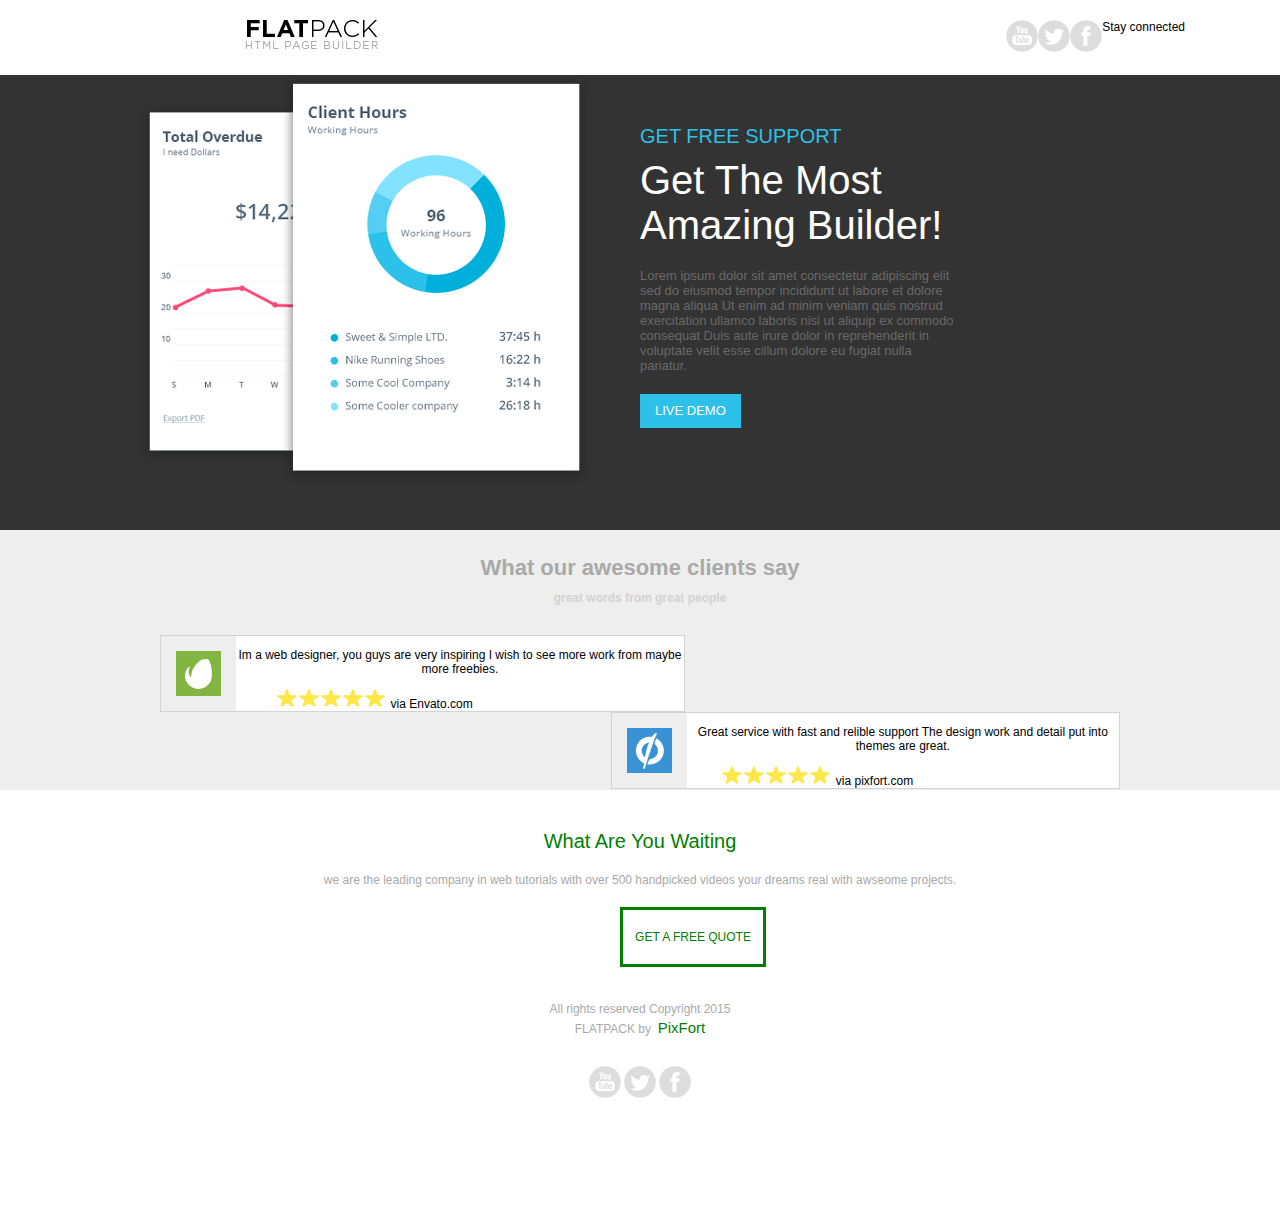
<file: Lab2/page a/index.html>
<!DOCTYPE html>
<html lang="en">
<head>

    <meta charset="utf-8">
    <title></title>

    <link href="stylesheets/font-awesome.css" rel="stylesheet">
    <link rel="stylesheet" href="css/style.css">
    <link rel="shortcut icon" href="images/favicon.ico">
    <link rel="apple-touch-icon" href="images/apple-touch-icon.png">
    <link rel="apple-touch-icon" sizes="72x72" href="images/apple-touch-icon-72x72.png">
    <link rel="apple-touch-icon" sizes="114x114" href="images/apple-touch-icon-114x114.png">

</head>
<body>

<div    id="page" class="page">

    <div   class="pixfort_normal_1" id="section_normal_1">
        <div  class="header_style pix_builder_bg">
            <div   class="container">
                <div   class="sixteen columns">
                    <div  class="one-third column alpha">
                        <img src="images/1_normal/logo.png" alt="">
                    </div>
                    <div  class="two-thirds column omega">
                        <a href="#" class="slow_fade social_button"><img src="images/social_icons/yt.png" alt=""></a>
                        <a href="#" class="slow_fade social_button"><img src="images/social_icons/twitter.png"
                                                                         alt=""></a>
                        <a href="#" class="slow_fade social_button"><img src="images/social_icons/facebook.png" alt=""></a>
                        <div  class="htext_style">
                            <span class="editContent">
                                <span class="pix_text">Stay connected</span>
                            </span>
                        </div>
                    </div>
                </div>
            </div><!-- container -->
        </div>
    </div>
    <div class="big_padding dark pix_builder_bg" id="section_normal_4_2">
        <div class="container">
            <div class="sixteen columns">
                <div class="eight columns alpha pix_container">
                    <img src="images/main/software-img-4.png" class="img_style" alt="">
                </div>
                <div  class="eight columns omega">
                    <span  class="bold_text big_text blue_text editContent">GET FREE SUPPORT</span>
                    <p class="big_title bold_text editContent">Get The Most Amazing Builder!</p>
                    <p class="normal_text light_gray editContent">Lorem ipsum dolor sit amet consectetur adipiscing elit
                        sed do eiusmod tempor incididunt ut labore et dolore magna aliqua Ut enim ad minim veniam quis
                        nostrud exercitation ullamco laboris nisi ut aliquip ex commodo consequat Duis aute irure dolor
                        in reprehenderit in voluptate velit esse cillum dolore eu fugiat nulla pariatur.</p>
                    <a href="#" class="pix_button btn_normal pix_button_flat blue_bg bold_text">
                        <i class="pi pixicon-eye"></i>
                        <span > LIVE DEMO</span>
                    </a>
                </div>
            </div>
        </div>
    </div>
    <div class="pixfort_normal_1" id="section_normal_6">
        <div class="envato_unbounce pix_builder_bg">
            <div class="container">
                <h3 class="L1_style">
                    <span class="editContent pix_text">What our awesome clients say</span>
                </h3>
                <h5 class="L2_style">
                    <span class="editContent pix_text">great words from great people</span>
                </h5>
                <div class="eight columns stbox alpha">
                    <div class="box_1 pix_builder_bg">
                        <div class="b_style">
                            <img src="images/testimonials/envato-logo.png" class="logo_style" alt="">
                        </div>
                        <div class="txt_style">
                            <p class="txt editContent">Im a web designer, you guys are very inspiring I wish to see more
                                work from maybe more freebies.</p>
                            <span  class="stars_span">
                                <img style="margin-left: -170px" src="images/1_normal/stars.original.png" alt="">
                                <span class="env_st editContent ">
                                    <span class="pix_text">via Envato.com</span>
                                </span>
                            </span>
                        </div>
                    </div>
                </div>
                <div class="eight columns stbox omega">
                    <div class="box_2 pix_builder_bg">
                        <div class="b_style">
                            <img src="images/testimonials/unboune-logo.png" class="logo_style" alt="">
                        </div>
                        <div class="txt_style">
                            <p class="txt editContent">Great service with fast and relible support The design work and
                                detail put into themes are great.</p>
                            <span class="stars_span">
                                <img style="margin-left: -170px" src="images/1_normal/stars.original.png" alt="">
                                <span class="env_st editContent ">
                                    <span class="pix_text">via pixfort.com</span>
                                </span>
                            </span>
                        </div>
                    </div>
                </div>
            </div>
        </div>
    </div>
    <div class="pixfort_agency_14" id="section_agency_5">
        <div class="foot_st pix_builder_bg">
            <div class="container ">
                <div class="sixteen columns center_text">
                    <div class="f1_style"><span class="editContent"><span
                            class="pix_text">What Are You Waiting</span></span></div>
                    <div class="f2_style"><span class="editContent"><span class="pix_text">we are the leading company in web tutorials with over 500 handpicked videos your dreams real with awseome projects.</span></span>
                    </div>
                    <div class="second_link">
                        <span class="get_2_btn "><a class="slow_fade" href="#">GET A FREE QUOTE</a></span>
                    </div>
                    <div class="rights_st"><span class="editContent"><span class="pix_text">All rights reserved Copyright 2015</span></span>
                    </div>
                    <span class="editContent">
							<span class="pix_text">
								<span class="rights_st">FLATPACK by&nbsp;</span>   <span
                                    class="pixfort_st">PixFort</span>
							</span>
						</span>
                    <div class="clearfix"></div>
                    <div class="center_btn center_text pix_inline_block">
                        <a href="#" class="slow_fade social_button "><img src="images/social_icons/yt.png"></a>
                        <a href="#" class="slow_fade social_button"><img src="images/social_icons/twitter.png"></a>
                        <a href="#" class="slow_fade social_button"><img src="images/social_icons/facebook.png"></a>
                    </div>
                </div>
            </div>
        </div>
    </div>
</div>


</body>
</html>
</file>
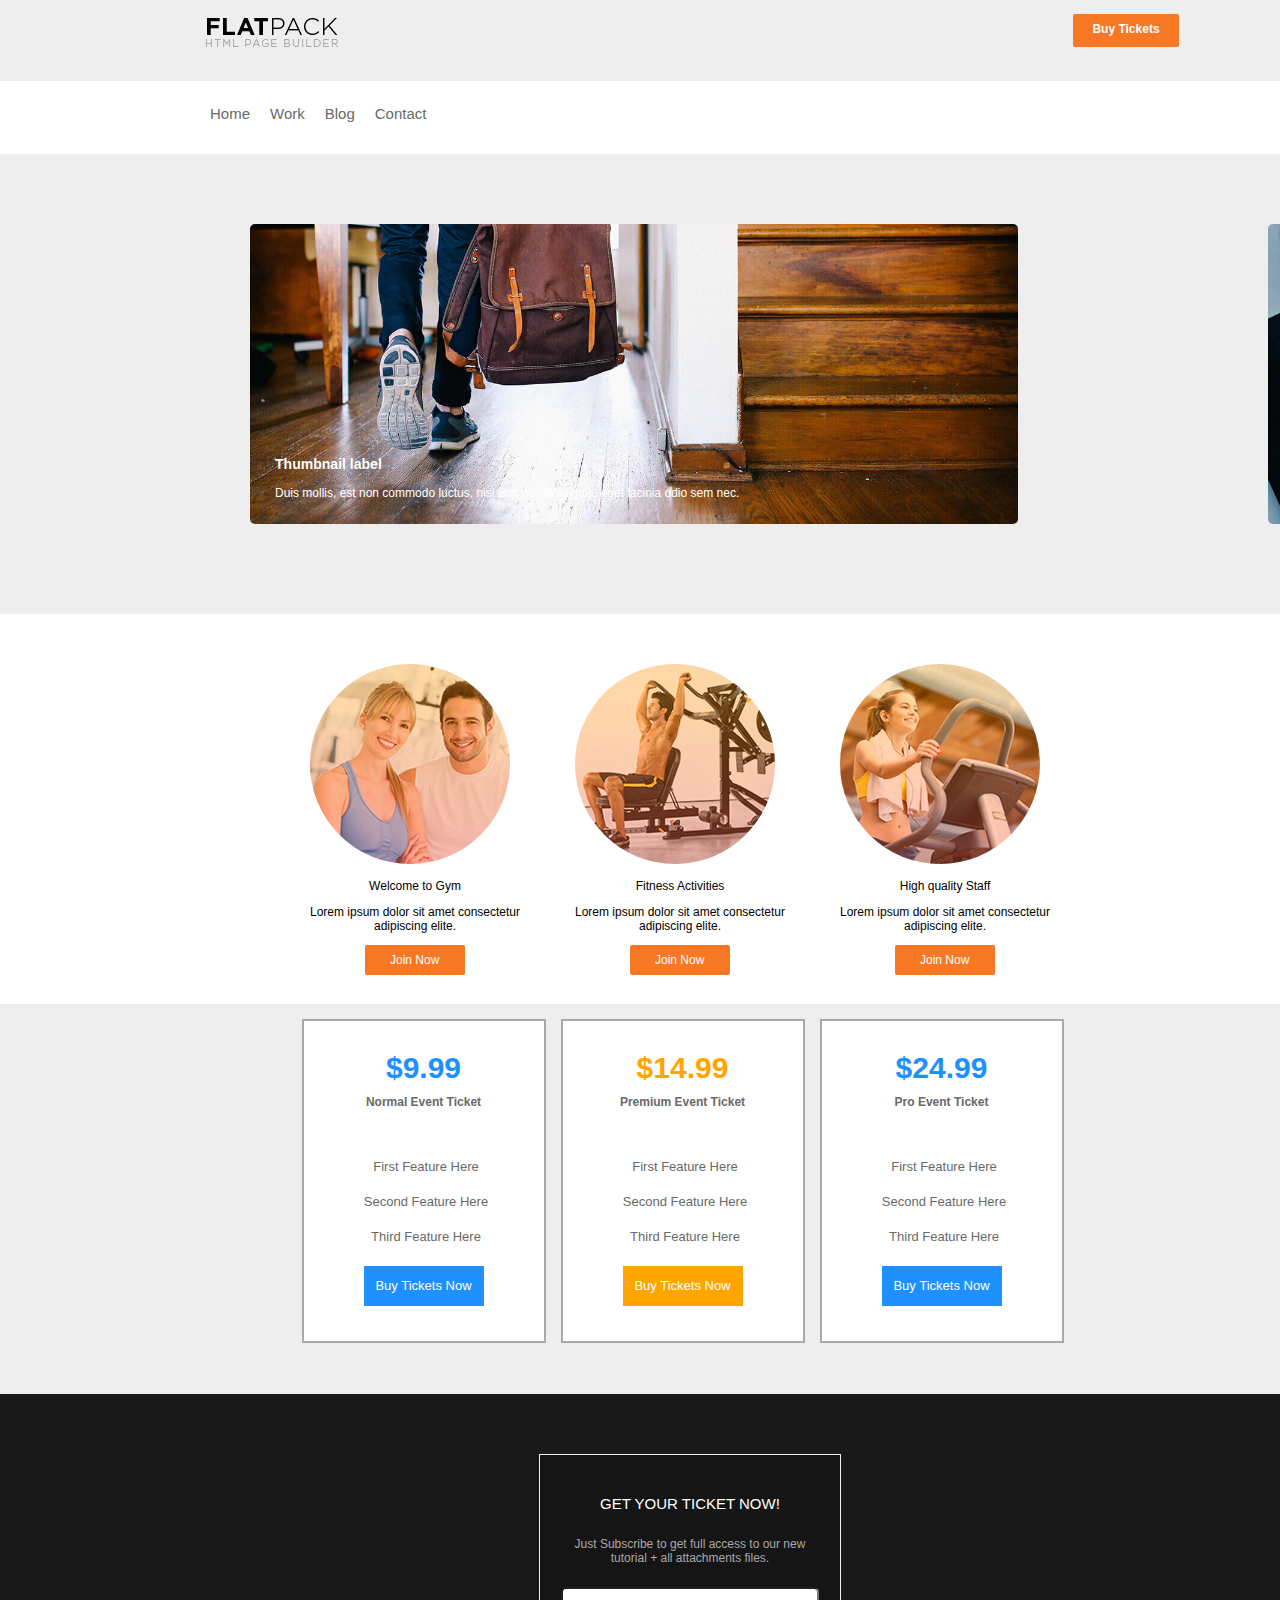
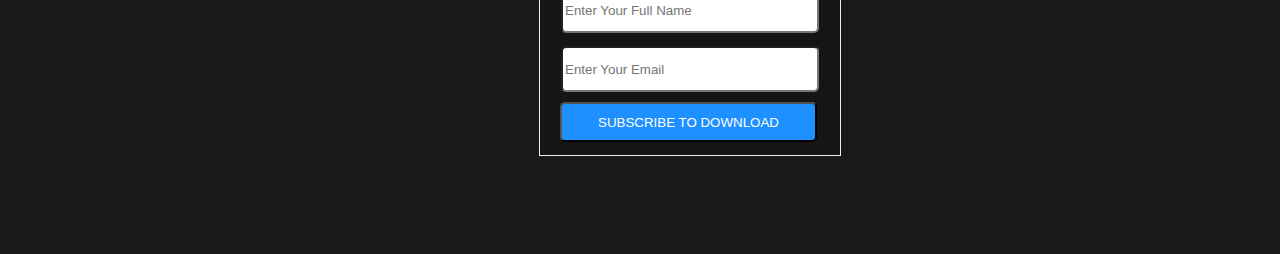
<file: Lab2/page b/index.html>
<!DOCTYPE html>
<html lang="en">
<head>
    <meta charset="utf-8">
    <title></title>
    <link href="stylesheets/font-awesome.css" rel="stylesheet">
    <link rel="shortcut icon" href="images/favicon.ico">
    <link rel="apple-touch-icon" href="images/apple-touch-icon.png">
    <link rel="apple-touch-icon" sizes="72x72" href="images/apple-touch-icon-72x72.png">
    <link rel="apple-touch-icon" sizes="114x114" href="images/apple-touch-icon-114x114.png">
    <link rel="stylesheet" href="stylesheets/css.css">
</head>
<body>
<div id="page" class="page">
    <div class="light_gray_bg small_padding pix_builder_bg" id="section_text_2">
        <div class="container">
            <div class="eight columns alpha mobile_center">
                <img class="extra_small_padding padding_left_10" src="images/main/logo.png" alt="">
            </div>
            <div class="eight columns omega right_text mobile_center">
                <a href="#" class="pix_button btn_normal small_wide_button small_bold bold_text orange_bg ">
                    <span>Buy Tickets</span>
                </a>
            </div>
        </div>
    </div>


    <div class="" id="section_header_1">
        <div class="header_style header_nav_1 pix_builder_bg">
            <div class="container">
                <div class="sixteen columns firas2">
                    <nav role="navigation" class="navbar navbar-white navbar-embossed navbar-lg pix_nav_1">
                        <div class="containerss">

                            <div id="navbar-collapse-02" class="collapse navbar-collapse">
                                <ul  class="nav navbar-nav navbar-left">
                                    <li  class="active propClone"><a href="#">Home</a></li>
                                    <li class="propClone"><a href="#">Work</a></li>
                                    <li class="propClone"><a href="#">Blog</a></li>
                                    <li class="propClone"><a href="#">Contact</a></li>
                                </ul>
                                <ul class="icon">

                                </ul>
                            </div><!-- /.navbar-collapse -->
                        </div><!-- /.container -->
                    </nav>
                </div>
            </div><!-- container -->
        </div>
    </div>
    <div class="pixfort_pix_slider pix_builder_bg" id="section_slider">
        <div class="container">
            <div class="sixteen columns">
                <div id="myCarousel" class="carousel slide" data-interval="false">
                    <!-- Indicators -->

                    <!-- Wrapper for slides -->
                    <div class="carousel-inner">
                        <div class="item active">
                            <img src="images/main/image-1.jpg" alt="">
                            <div class="carousel-caption editContent">
                                <h3>Thumbnail label</h3>
                                <p>Duis mollis, est non commodo luctus, nisi erat porttitor ligula, eget lacinia odio
                                    sem nec.</p>
                            </div>
                        </div>
                        <div class="item">
                            <img src="images/main/image-2.jpg" alt="">
                            <div class="carousel-caption editContent">
                                <h3>Thumbnail label</h3>
                                <p>Duis mollis, est non commodo luctus, nisi erat porttitor ligula, eget lacinia odio
                                    sem nec.</p>
                            </div>
                        </div>
                        <div class="item">
                            <img src="images/main/image-3.jpg" alt="">
                            <div class="carousel-caption editContent">
                                <h3>Thumbnail label</h3>
                                <p>Duis mollis, est non commodo luctus, nisi erat porttitor ligula, eget lacinia odio
                                    sem nec.</p>
                            </div>
                        </div>
                    </div>
                    <!-- Controls -->
                    <a class="left carousel-control fui-arrow-left" href="#myCarousel" data-slide="prev"></a>
                    <a class="right carousel-control fui-arrow-right" href="#myCarousel" data-slide="next"></a>
                </div>
            </div>
        </div><!-- /.container -->
    </div>
    <div class="pixfort_gym_13 pix_builder_bg" id="section_gym_4">
        <div class="gym_life">
            <div class="container">
                <div class="sixteen columns  gym_life">

                    <div class="top_padding">
                        <div class="one-third column alpha">
                            <div class="part_st">
                                <div class="img_gym_st"><img src="images/13_gym/1.jpg" class="logo_style" alt=""></div>
                                <div class="text_gym_style">
                                    <p class="gym_st"><span class="editContent">Welcome to Gym</span></p>
                                    <p class="gym_text"><span class="editContent">Lorem ipsum dolor sit amet consectetur adipiscing elite.</span>
                                    </p>
                                </div>

                                <span class="link_3_btn editContent"><a class="slow_fade pix_text" href="#">Join Now</a></span>
                            </div>
                        </div>
                        <div class="one-third column ">
                            <div class="part_st">
                                <div class="img_gym_st"><img src="images/13_gym/2.jpg" class="logo_style" alt=""></div>
                                <div class="text_gym_style">
                                    <p class="gym_st"><span class="editContent">Fitness Activities</span></p>
                                    <p class="gym_text"><span class="editContent">Lorem ipsum dolor sit amet consectetur adipiscing elite.</span>
                                    </p>
                                </div>
                                <span class="link_3_btn editContent"><a class="slow_fade pix_text" href="#">Join Now</a></span>
                            </div>
                        </div>
                        <div class="one-third column  omega">
                            <div class="part_st">
                                <div class="img_gym_st"><img src="images/13_gym/3.jpg" class="logo_style" alt=""></div>
                                <div class="text_gym_style">
                                    <p class="gym_st"><span class="editContent">High quality Staff</span></p>
                                    <p class="gym_text"><span class="editContent">Lorem ipsum dolor sit amet consectetur adipiscing elite.</span>
                                    </p>
                                </div>
                                <span class="link_3_btn editContent">
                                    <a class="slow_fade pix_text" href="#">Join Now</a>
                            </span>
                            </div>
                        </div>
                    </div>
                </div>
            </div>
        </div>
    </div>
    <div class="center_text  padding_bottom_60 light_gray_bg pix_builder_bg" id="section_intro_title">
        <div class="container ">
            <div class="one-third column">
                <div class="flat_pricing pix_builder_bg">
                    <p class="big_title blue_text editContent">
                        <strong>$9.99</strong>
                    </p>
                    <p class="light_gray editContent">
                        <strong>Normal Event Ticket</strong>
                    </p>
                    <ul class="flat_pricing_list light_gray">
                        <li class="pix_text">
                                    <span class="editContent">
                                        First Feature Here
                                    </span>
                        </li>
                        <li class="pix_text">
                                    <span class="editContent">
                                        Second Feature Here
                                    </span>
                        </li>
                        <li class="pix_text">
                                    <span class="editContent">
                                        Third Feature Here
                                    </span>
                        </li>
                    </ul>
                    <a href="#" class="active_bg_open pix_button btn_normal btn_big bold_text blue_bg ">
                        <span>Buy Tickets Now</span>
                    </a>
                </div>
            </div>
            <div class="one-third column">
                <div class="flat_pricing pix_builder_bg">
                    <p class="big_title orange margin_bottom_10 editContent">
                        <strong>$14.99</strong>
                    </p>
                    <p class="light_gray editContent">
                        <strong>Premium Event Ticket</strong>
                    </p>
                    <ul class="flat_pricing_list light_gray">
                        <li class="pix_text">
                                    <span class="editContent">
                                        First Feature Here
                                    </span>
                        </li>
                        <li class="pix_text">
                                    <span class="editContent">
                                        Second Feature Here
                                    </span>
                        </li>
                        <li class="pix_text">
                                    <span class="editContent">
                                        Third Feature Here
                                    </span>
                        </li>
                    </ul>
                    <a href="#" class="active_bg_open pix_button btn_normal btn_big bold_text orange_bg ">
                        <span>Buy Tickets Now</span>
                    </a>
                </div>
            </div>
            <div class="one-third column">
                <div class="flat_pricing pix_builder_bg">
                    <p class="big_title blue_text editContent">
                        <strong>$24.99</strong>
                    </p>
                    <p class="light_gray editContent">
                        <strong>Pro Event Ticket</strong>
                    </p>
                    <ul class="flat_pricing_list light_gray">
                        <li class="pix_text">
                                    <span class="editContent">
                                        First Feature Here
                                    </span>
                        </li>
                        <li class="pix_text">
                                    <span class="editContent">
                                        Second Feature Here
                                    </span>
                        </li>
                        <li class="pix_text">
                                    <span class="editContent">
                                        Third Feature Here
                                    </span>
                        </li>
                    </ul>
                    <a href="#" class="active_bg_open pix_button btn_normal btn_big bold_text blue_bg ">
                        <span>Buy Tickets Now</span>
                    </a>
                </div>
            </div>
        </div>
    </div>
    <div class="pixfort_party_15" id="section_party_3">
        <div class="subscribe pix_builder_bg">
            <div class="container">
                <div class="sixteen columns">
                    <div class="text_input pix_builder_bg">
                        <div class="headtext_style">
                            <span class="editContent">
                                <span  class="pix_text">
                                    GET YOUR TICKET NOW!
                                </span>
                            </span>
                        </div>
                        <div class="segment pix_builder_bg"></div>
                        <span class="editContent">
                            <p class="subtext_style">
                                Just Subscribe to get full access to our new tutorial + all attachments files.
                            </p>
                        </span>
                        <div class="contact_st">
                            <form id="contact_form" pix-confirm="hidden_pix_15">
                                <div id="result"></div>
                                <input type="text" name="name" id="name" placeholder="Enter Your Full Name"
                                       class="pix_text">
                                <input type="email" name="email" id="email" placeholder="Enter Your Email"
                                       class="pix_text">
                                <button class="subscribe_btn pix_text" id="submit_btn_15">
                                    <span class="editContent">SUBSCRIBE TO DOWNLOAD</span>
                                </button>
                            </form>
                        </div>
                    </div>
                </div>
            </div>
        </div>
    </div>


</body>
</html>
</file>
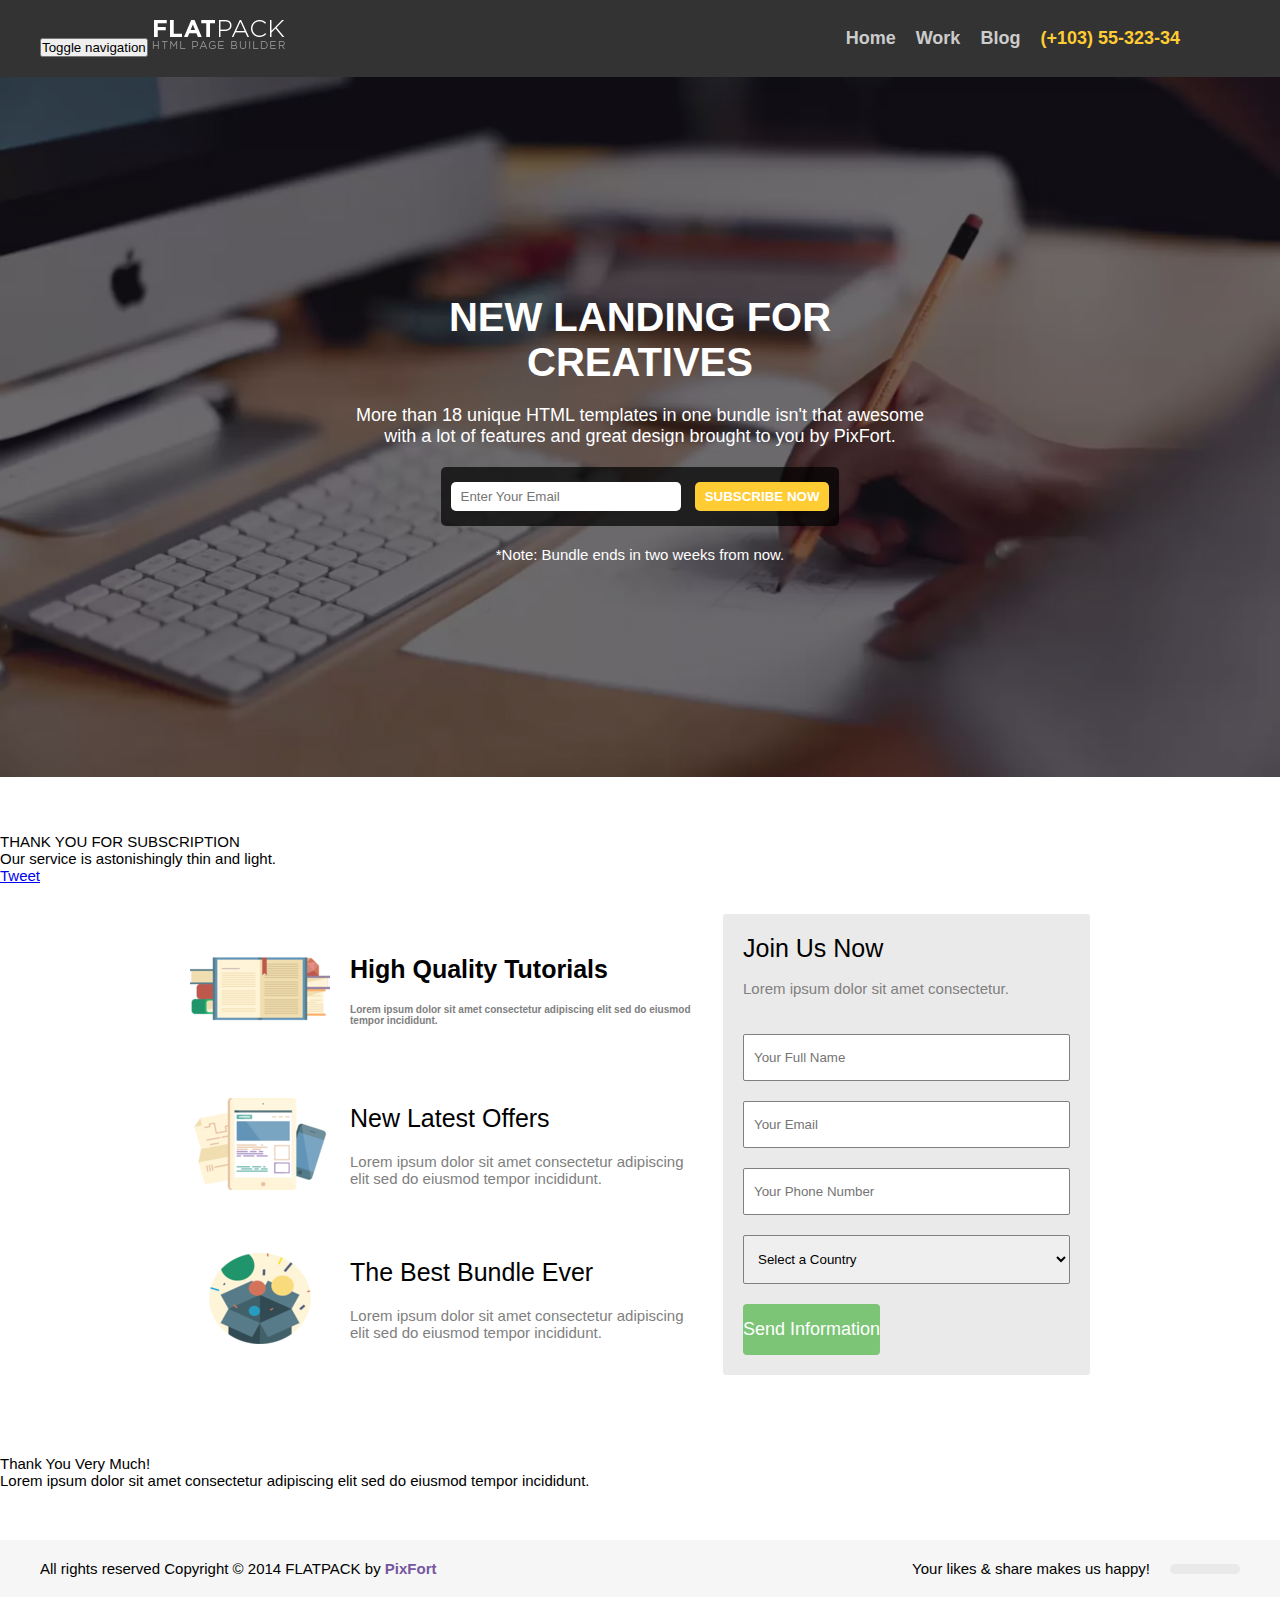
<file: Lab2/page c/index.html>
<!DOCTYPE html>
<html lang="en">
<head>
    <meta charset="utf-8">
    <title></title>
    <link href="stylesheets/font-awesome.css" rel="stylesheet">
    <link rel="shortcut icon" href="images/favicon.ico">
    <link rel="apple-touch-icon" href="images/apple-touch-icon.png">
    <link rel="apple-touch-icon" sizes="72x72" href="images/apple-touch-icon-72x72.png">
    <link rel="apple-touch-icon" sizes="114x114" href="images/apple-touch-icon-114x114.png">
    <link rel="stylesheet" href="stylesheets/css.css">

</head>
<body>

<div id="page" class="page">
<div class="pixfort_normal_1" id="section_header_2_dark">
        <div class=" header_nav_1 dark pix_builder_bg">
            <div class="container">
                <div class="sixteen columns firas2">
                    <nav role="navigation" class="navbar navbar-white navbar-embossed navbar-lg pix_nav_1">
                        <div class="containerss">
                            <div class="navbar-header">
                                <button data-target="#navbar-collapse-02" data-toggle="collapse" class="navbar-toggle pix_text" type="button">
                                    <span class="sr-only ">Toggle navigation</span>
                                </button>
                                <img src="images/main/logo-dark.png" class="pix_nav_logo" alt="">                
                            </div>
                            <div id="navbar-collapse-02" class="collapse navbar-collapse">
                                <ul class="nav navbar-nav navbar-right">
                                    <li class="active propClone"><a href="#">Home</a></li>
                                    <li class="propClone"><a href="#">Work</a></li>
                                    <li class="propClone"><a href="#">Blog</a></li>
                                    <li class="propClone"><span class="text_span editContent">(+103) 55-323-34</span></li>
                                    <li class="propClone icon-item"><a class="pi pixicon-facebook2" href="#fakelink"></a></li>
                                    <li class="propClone icon-item"><a class="pi pixicon-twitter2" href="#fakelink"></a></li>
                                    <li class="propClone icon-item"><a class="pi pixicon-instagram" href="#fakelink"></a></li>
                                </ul>
                            </div><!-- /.navbar-collapse -->
                        </div><!-- /.container -->
                    </nav>
                </div>
            </div><!-- container -->
        </div>
    </div><div class="pixfort_normal_1 creative_video_header" id="section_pix_4">
        <div class="has-video creative_header">
            <div class="mask"></div>
                <div class="pix_video_div section_video">
                    <video autoplay="" poster="images/video/video_bg.jpg" class="bgvid" loop="">
                        <source src="images/video/video_bg.webm" type="video/webm">
                        <source src="images/video/video_bg.mp4" type="video/mp4">
                        <source src="images/video/video_bg.ogv" type="video/ogv">
                    </video>
                </div>
                <div class="section_wrapper clearfix">
                    <div class="container">
                        <div class="sixteen columns context_style">
                            <div class="title_style">
                                <span class="editContent">
                                    <span class="pix_text">NEW LANDING FOR CREATIVES</span>
                                </span>
                            </div>
                            <div class="subtitle_style">
                                <span class="creative_h_text">
                                    <span class="editContent"><span class="pix_text">More than 18 unique HTML templates in one bundle isn't that awesome with a lot of features and great design brought to you by PixFort.</span></span>
                                </span>
                            </div>
                        <div class="email_subscribe pix_builder_bg">
                            <form id="contact_form" pix-confirm="hidden_pix_1">
                                <input type="email" name="email" id="email" placeholder="Enter Your Email" class="pix_text">
                                <button class="subscribe_btn pix_text" id="subscribe_btn_1">SUBSCRIBE NOW</button>
                                <div id="result"></div>
                            </form>
                        </div>
                        <div class="note_st">
                            <span class="creative_note"><span class="editContent"><span class="pix_text">*Note: Bundle ends in two weeks from now.</span></span></span>
                        </div>
                    </div>
                </div><!-- container -->
            </div>
        </div>
    </div>
    <div id="hidden_pix_1" class="confirm_page confirm_page_1 pix_builder_bg">
        <div class="pixfort_normal_1">
            <div class="confirm_logo">
                <span class="conf_img">
                    <img src="images/video/confirm1.png" alt="">
                </span>
            </div>
            <div class="confirm_header">
                <span class="editContent">
                    <span class="pix_text">THANK YOU FOR SUBSCRIPTION</span>
                </span>
            </div>
            <div class="confirm_text">
                <span class="editContent">
                    <span class="pix_text">Our service is astonishingly thin and light.</span>
                </span>
            </div>
            <div class="confirm_social">
                <div class="confirm_social_box pix_builder_bg">
                    <a href="https://twitter.com/share" class="twitter-share-button" data-via="pixfort" data-count="none">Tweet</a>
                        <span class="confirm_gp">
                            <span class="g-plusone " data-size="medium" data-annotation="none"></span>
                        </span>
                    <div class="fb-like" data-href="http://themeforest.net/item/flatpack-landing-pages-pack-with-page-builder/10591107" data-layout="button" data-action="like" data-show-faces="false" data-share="false"></div>
                </div>
            </div>
        </div>
    </div>
    <div class="section_pointer" pix-name="video"></div><div class="pixfort_university_6" id="section_university_5">
            <div class="join_us_section pix_builder_bg">
               <div class="container">
                <div class="sixteen columns">
                    <div class="ten columns  alpha">
                        <div class="zone_left">
                            <div class="psingle_item">
                             <div class="icon_st"> <img src="images/6_university/icon_1.png" alt=""></div>
                             <div class="text_st">
                                <h3 class="title_st editContent">High Quality Tutorials</h3>
                                <h6 class="subject_st editContent">Lorem ipsum dolor sit amet consectetur adipiscing elit sed do eiusmod tempor incididunt.</h6>
                            </div>
                        </div>
                        <div class="clearfix"></div>
                        <div class="psingle_item">
                         <div class="icon_st"> <img src="images/6_university/icon_2.png" alt=""></div>
                         <div class="text_st">
                            <p class="title_st editContent">New Latest Offers</p>
                            <p class="subject_st editContent">Lorem ipsum dolor sit amet consectetur adipiscing elit sed do eiusmod tempor incididunt.</p>
                        </div>
                    </div>
                    <div class="clearfix"></div>
                    <div class="psingle_item">
                     <div class="icon_st"> <img src="images/6_university/icon_3.png" alt=""></div>
                     <div class="text_st">
                        <p class="title_st editContent">The Best Bundle Ever</p>
                        <p class="subject_st editContent">Lorem ipsum dolor sit amet consectetur adipiscing elit sed do eiusmod tempor incididunt.</p>
                    </div>
                </div>
            </div>
        </div>
        <div class="six columns omega">
            <div class="substyle pix_builder_bg">
                <div class="title-style"><span class="editContent"><span class="pix_text">Join Us Now</span></span></div>
                <br>
                <div class="text-style">
                  <span class="editContent"><span class="pix_text">Lorem ipsum dolor sit amet consectetur.</span></span>
              </div><br>
              <div class="clearfix"></div>
              <form id="contact_form" pix-confirm="hidden_pix_6">
                <div id="result"></div>
                <input type="text" name="name" id="name" placeholder="Your Full Name" class="pix_text">
                <input type="email" name="email" id="email" placeholder="Your Email" class="pix_text">
                <input type="text" name="number" id="number" placeholder="Your Phone Number" class="pix_text">
                <div class="select_st">
                    <select id="countries" name="countries" class="pix_text">
                        <option value="">Select a Country</option>
                        <option value="Afghanistan">Afghanistan</option>
                        <option value="Aland Islands">Aland Islands</option>
                        <option value="Albania">Albania</option>
                        <option value="Algeria">Algeria</option>
                        <option value="American Samoa">American Samoa</option>
                        <option value="Andorra">Andorra</option>
                        <option value="Angola">Angola</option>
                        <option value="Anguilla">Anguilla</option>
                        <option value="Antarctica">Antarctica</option>
                        <option value="Antigua and Barbuda">Antigua and Barbuda</option>
                        <option value="Argentina">Argentina</option>
                        <option value="Armenia">Armenia</option>
                        <option value="Aruba">Aruba</option>
                        <option value="Australia">Australia</option>
                        <option value="Austria">Austria</option>
                        <option value="Azerbaijan">Azerbaijan</option>
                        <option value="Bahamas">Bahamas</option>
                        <option value="Bahrain">Bahrain</option>
                        <option value="Bangladesh">Bangladesh</option>
                        <option value="Barbados">Barbados</option>
                        <option value="Belarus">Belarus</option>
                        <option value="Belgium">Belgium</option>
                        <option value="Belize">Belize</option>
                        <option value="Benin">Benin</option>
                        <option value="Bermuda">Bermuda</option>
                        <option value="Bhutan">Bhutan</option>
                        <option value="Bolivia">Bolivia</option>
                        <option value="Bosnia and Herzegovina">Bosnia and Herzegovina</option>
                        <option value="Botswana">Botswana</option>
                        <option value="Bouvet Island">Bouvet Island</option>
                        <option value="Brazil">Brazil</option>
                        <option value="British Indian Ocean Territory">British Indian Ocean Territory</option>
                        <option value="Brunei Darussalam">Brunei Darussalam</option>
                        <option value="Bulgaria">Bulgaria</option>
                        <option value="Burkina Faso">Burkina Faso</option>
                        <option value="Burundi">Burundi</option>
                        <option value="Cambodia">Cambodia</option>
                        <option value="Cameroon">Cameroon</option>
                        <option value="Canada">Canada</option>
                        <option value="Cape Verde">Cape Verde</option>
                        <option value="Cayman Islands">Cayman Islands</option>
                        <option value="Central African Republic">Central African Republic</option>
                        <option value="Chad">Chad</option>
                        <option value="Chile">Chile</option>
                        <option value="China">China</option>
                        <option value="Christmas Island">Christmas Island</option>
                        <option value="Cocos (Keeling) Islands">Cocos (Keeling) Islands</option>
                        <option value="Colombia">Colombia</option>
                        <option value="Comoros">Comoros</option>
                        <option value="Congo">Congo</option>
                        <option value="Congo, The Democratic Republic of The">Congo, The Democratic Republic of The</option>
                        <option value="Cook Islands">Cook Islands</option>
                        <option value="Costa Rica">Costa Rica</option>
                        <option value="Cote D'ivoire">Cote D'ivoire</option>
                        <option value="Croatia">Croatia</option>
                        <option value="Cuba">Cuba</option>
                        <option value="Cyprus">Cyprus</option>
                        <option value="Czech Republic">Czech Republic</option>
                        <option value="Denmark">Denmark</option>
                        <option value="Djibouti">Djibouti</option>
                        <option value="Dominica">Dominica</option>
                        <option value="Dominican Republic">Dominican Republic</option>
                        <option value="Ecuador">Ecuador</option>
                        <option value="Egypt">Egypt</option>
                        <option value="El Salvador">El Salvador</option>
                        <option value="Equatorial Guinea">Equatorial Guinea</option>
                        <option value="Eritrea">Eritrea</option>
                        <option value="Estonia">Estonia</option>
                        <option value="Ethiopia">Ethiopia</option>
                        <option value="Falkland Islands (Malvinas)">Falkland Islands (Malvinas)</option>
                        <option value="Faroe Islands">Faroe Islands</option>
                        <option value="Fiji">Fiji</option>
                        <option value="Finland">Finland</option>
                        <option value="France">France</option>
                        <option value="French Guiana">French Guiana</option>
                        <option value="French Polynesia">French Polynesia</option>
                        <option value="French Southern Territories">French Southern Territories</option>
                        <option value="Gabon">Gabon</option>
                        <option value="Gambia">Gambia</option>
                        <option value="Georgia">Georgia</option>
                        <option value="Germany">Germany</option>
                        <option value="Ghana">Ghana</option>
                        <option value="Gibraltar">Gibraltar</option>
                        <option value="Greece">Greece</option>
                        <option value="Greenland">Greenland</option>
                        <option value="Grenada">Grenada</option>
                        <option value="Guadeloupe">Guadeloupe</option>
                        <option value="Guam">Guam</option>
                        <option value="Guatemala">Guatemala</option>
                        <option value="Guernsey">Guernsey</option>
                        <option value="Guinea">Guinea</option>
                        <option value="Guinea-bissau">Guinea-bissau</option>
                        <option value="Guyana">Guyana</option>
                        <option value="Haiti">Haiti</option>
                        <option value="Heard Island and Mcdonald Islands">Heard Island and Mcdonald Islands</option>
                        <option value="Holy See (Vatican City State)">Holy See (Vatican City State)</option>
                        <option value="Honduras">Honduras</option>
                        <option value="Hong Kong">Hong Kong</option>
                        <option value="Hungary">Hungary</option>
                        <option value="Iceland">Iceland</option>
                        <option value="India">India</option>
                        <option value="Indonesia">Indonesia</option>
                        <option value="Iran, Islamic Republic of">Iran, Islamic Republic of</option>
                        <option value="Iraq">Iraq</option>
                        <option value="Ireland">Ireland</option>
                        <option value="Isle of Man">Isle of Man</option>
                        <option value="Israel">Israel</option>
                        <option value="Italy">Italy</option>
                        <option value="Jamaica">Jamaica</option>
                        <option value="Japan">Japan</option>
                        <option value="Jersey">Jersey</option>
                        <option value="Jordan">Jordan</option>
                        <option value="Kazakhstan">Kazakhstan</option>
                        <option value="Kenya">Kenya</option>
                        <option value="Kiribati">Kiribati</option>
                        <option value="Korea, Democratic People's Republic of">Korea, Democratic People's Republic of</option>
                        <option value="Korea, Republic of">Korea, Republic of</option>
                        <option value="Kuwait">Kuwait</option>
                        <option value="Kyrgyzstan">Kyrgyzstan</option>
                        <option value="Lao People's Democratic Republic">Lao People's Democratic Republic</option>
                        <option value="Latvia">Latvia</option>
                        <option value="Lebanon">Lebanon</option>
                        <option value="Lesotho">Lesotho</option>
                        <option value="Liberia">Liberia</option>
                        <option value="Libyan Arab Jamahiriya">Libyan Arab Jamahiriya</option>
                        <option value="Liechtenstein">Liechtenstein</option>
                        <option value="Lithuania">Lithuania</option>
                        <option value="Luxembourg">Luxembourg</option>
                        <option value="Macao">Macao</option>
                        <option value="Macedonia, The Former Yugoslav Republic of">Macedonia, The Former Yugoslav Republic of</option>
                        <option value="Madagascar">Madagascar</option>
                        <option value="Malawi">Malawi</option>
                        <option value="Malaysia">Malaysia</option>
                        <option value="Maldives">Maldives</option>
                        <option value="Mali">Mali</option>
                        <option value="Malta">Malta</option>
                        <option value="Marshall Islands">Marshall Islands</option>
                        <option value="Martinique">Martinique</option>
                        <option value="Mauritania">Mauritania</option>
                        <option value="Mauritius">Mauritius</option>
                        <option value="Mayotte">Mayotte</option>
                        <option value="Mexico">Mexico</option>
                        <option value="Micronesia, Federated States of">Micronesia, Federated States of</option>
                        <option value="Moldova, Republic of">Moldova, Republic of</option>
                        <option value="Monaco">Monaco</option>
                        <option value="Mongolia">Mongolia</option>
                        <option value="Montenegro">Montenegro</option>
                        <option value="Montserrat">Montserrat</option>
                        <option value="Morocco">Morocco</option>
                        <option value="Mozambique">Mozambique</option>
                        <option value="Myanmar">Myanmar</option>
                        <option value="Namibia">Namibia</option>
                        <option value="Nauru">Nauru</option>
                        <option value="Nepal">Nepal</option>
                        <option value="Netherlands">Netherlands</option>
                        <option value="Netherlands Antilles">Netherlands Antilles</option>
                        <option value="New Caledonia">New Caledonia</option>
                        <option value="New Zealand">New Zealand</option>
                        <option value="Nicaragua">Nicaragua</option>
                        <option value="Niger">Niger</option>
                        <option value="Nigeria">Nigeria</option>
                        <option value="Niue">Niue</option>
                        <option value="Norfolk Island">Norfolk Island</option>
                        <option value="Northern Mariana Islands">Northern Mariana Islands</option>
                        <option value="Norway">Norway</option>
                        <option value="Oman">Oman</option>
                        <option value="Pakistan">Pakistan</option>
                        <option value="Palau">Palau</option>
                        <option value="Palestinian Territory, Occupied">Palestinian Territory, Occupied</option>
                        <option value="Panama">Panama</option>
                        <option value="Papua New Guinea">Papua New Guinea</option>
                        <option value="Paraguay">Paraguay</option>
                        <option value="Peru">Peru</option>
                        <option value="Philippines">Philippines</option>
                        <option value="Pitcairn">Pitcairn</option>
                        <option value="Poland">Poland</option>
                        <option value="Portugal">Portugal</option>
                        <option value="Puerto Rico">Puerto Rico</option>
                        <option value="Qatar">Qatar</option>
                        <option value="Reunion">Reunion</option>
                        <option value="Romania">Romania</option>
                        <option value="Russian Federation">Russian Federation</option>
                        <option value="Rwanda">Rwanda</option>
                        <option value="Saint Helena">Saint Helena</option>
                        <option value="Saint Kitts and Nevis">Saint Kitts and Nevis</option>
                        <option value="Saint Lucia">Saint Lucia</option>
                        <option value="Saint Pierre and Miquelon">Saint Pierre and Miquelon</option>
                        <option value="Saint Vincent and The Grenadines">Saint Vincent and The Grenadines</option>
                        <option value="Samoa">Samoa</option>
                        <option value="San Marino">San Marino</option>
                        <option value="Sao Tome and Principe">Sao Tome and Principe</option>
                        <option value="Saudi Arabia">Saudi Arabia</option>
                        <option value="Senegal">Senegal</option>
                        <option value="Serbia">Serbia</option>
                        <option value="Seychelles">Seychelles</option>
                        <option value="Sierra Leone">Sierra Leone</option>
                        <option value="Singapore">Singapore</option>
                        <option value="Slovakia">Slovakia</option>
                        <option value="Slovenia">Slovenia</option>
                        <option value="Solomon Islands">Solomon Islands</option>
                        <option value="Somalia">Somalia</option>
                        <option value="South Africa">South Africa</option>
                        <option value="South Georgia and The South Sandwich Islands">South Georgia and The South Sandwich Islands</option>
                        <option value="Spain">Spain</option>
                        <option value="Sri Lanka">Sri Lanka</option>
                        <option value="Sudan">Sudan</option>
                        <option value="Suriname">Suriname</option>
                        <option value="Svalbard and Jan Mayen">Svalbard and Jan Mayen</option>
                        <option value="Swaziland">Swaziland</option>
                        <option value="Sweden">Sweden</option>
                        <option value="Switzerland">Switzerland</option>
                        <option value="Syrian Arab Republic">Syrian Arab Republic</option>
                        <option value="Taiwan, Province of China">Taiwan, Province of China</option>
                        <option value="Tajikistan">Tajikistan</option>
                        <option value="Tanzania, United Republic of">Tanzania, United Republic of</option>
                        <option value="Thailand">Thailand</option>
                        <option value="Timor-leste">Timor-leste</option>
                        <option value="Togo">Togo</option>
                        <option value="Tokelau">Tokelau</option>
                        <option value="Tonga">Tonga</option>
                        <option value="Trinidad and Tobago">Trinidad and Tobago</option>
                        <option value="Tunisia">Tunisia</option>
                        <option value="Turkey">Turkey</option>
                        <option value="Turkmenistan">Turkmenistan</option>
                        <option value="Turks and Caicos Islands">Turks and Caicos Islands</option>
                        <option value="Tuvalu">Tuvalu</option>
                        <option value="Uganda">Uganda</option>
                        <option value="Ukraine">Ukraine</option>
                        <option value="United Arab Emirates">United Arab Emirates</option>
                        <option value="United Kingdom">United Kingdom</option>
                        <option value="United States">United States</option>
                        <option value="United States Minor Outlying Islands">United States Minor Outlying Islands</option>
                        <option value="Uruguay">Uruguay</option>
                        <option value="Uzbekistan">Uzbekistan</option>
                        <option value="Vanuatu">Vanuatu</option>
                        <option value="Venezuela">Venezuela</option>
                        <option value="Viet Nam">Viet Nam</option>
                        <option value="Virgin Islands, British">Virgin Islands, British</option>
                        <option value="Virgin Islands, U.S.">Virgin Islands, U.S.</option>
                        <option value="Wallis and Futuna">Wallis and Futuna</option>
                        <option value="Western Sahara">Western Sahara</option>
                        <option value="Yemen">Yemen</option>
                        <option value="Zambia">Zambia</option>
                        <option value="Zimbabwe">Zimbabwe</option>

                    </select>
                </div>
                <span class="send_btn">
                    <button type="submit" class="submit_btn pix_text" id="submit_btn_6">
                        <span class="editContent">Send Information</span>
                    </button>
                </span>
            </form>
            <div class="clearfix"></div>
        </div>
    </div>
</div>
</div><!-- container -->
</div>
</div>
<div id="hidden_pix_6" class="confirm_page confirm_page_6 pix_builder_bg">
  <div class="pixfort_university_6">
      
      <div class="confirm_header"><span class="editContent"><span class="pix_text">Thank You Very Much!</span></span></div>
      <div class="confirm_text">
        <span class="editContent"><span class="pix_text">Lorem ipsum dolor sit amet consectetur adipiscing elit sed do eiusmod tempor incididunt.</span></span>
    </div>
    <div class="center_text padding_bottom_60">
        <ul class="bottom-icons confirm_icons center_text big_title pix_inline_block">
            <li><a class="pi pixicon-facebook6 white" href="#fakelink"></a></li>
            <li><a class="pi pixicon-twitter6 white" href="#fakelink"></a></li>
            <li><a class="pi pixicon-googleplus7 white" href="#fakelink"></a></li>
        </ul>
    </div>
</div>
</div><div class="pixfort_ecourse_8" id="section_ecourse_7">

		<div class="foot_st pix_builder_bg">
			<div class="container ">
				<div class="sixteen columns bg_foot">
					<div class="seven columns alpha">
						<span class="editContent"><span class="pix_text"><span class="rights_st"> All rights reserved Copyright © 2014 FLATPACK by
							<span class="pixfort_st">PixFort</span>
						</span></span></span>
					</div>


					<div class="nine columns omega ">
						<div class="socbuttons">
							<div class="soc_icons pix_builder_bg">
								<ul class="bottom-icons">
		                            <li><a class="pi pixicon-facebook2 normal_gray" href="#fakelink"></a></li>
		                            <li><a class="pi pixicon-twitter2 normal_gray" href="#fakelink"></a></li>
		                            <li><a class="pi pixicon-instagram normal_gray" href="#fakelink"></a></li>
		                        </ul>
							</div>
							<div class="likes_st"><span class="editContent"><span class="pix_text">Your likes &amp; share makes us happy!</span></span></div>
						</div>
					</div>
				</div>
			</div>
		</div>
	</div></div>

</body>
</html>
</file>
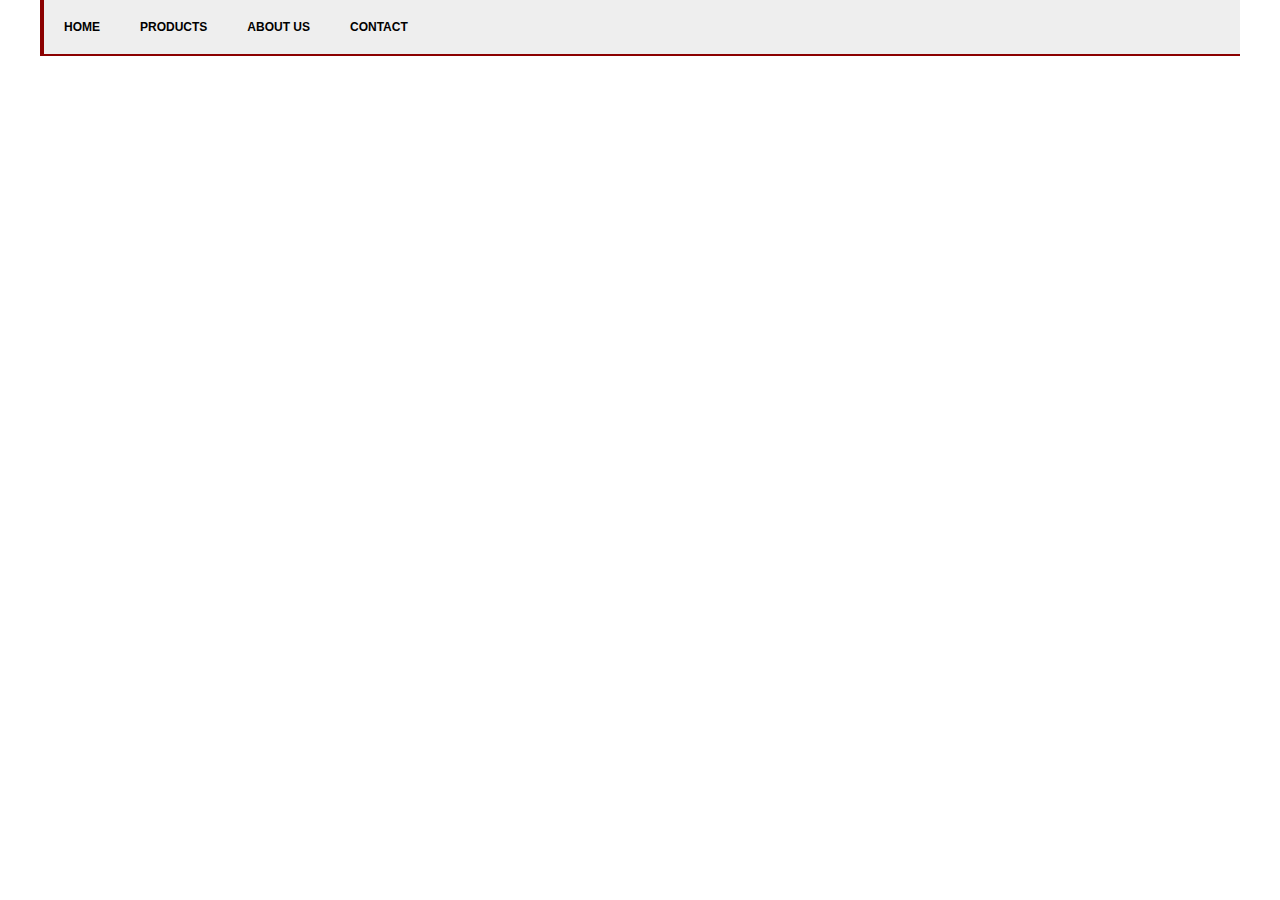
<file: Lab3/CauA/index.html>
<!DOCTYPE html>
<html lang="en">
<head>
    <meta charset="UTF-8">
    <title>Title</title>
    <link rel="stylesheet" href="css.css">
</head>
<body>
<header>
    <section>
        <ul class="menu">
            <li class="menu-item"><span>HOME</span></li>
            <li class="menu-item">
                <span>PRODUCTS</span>
                <ul class="tab">
                    <li class="tab-item">Tivi</li>
                    <li class="tab-item">Máy tính xách tay</li>
                </ul>
            </li>
            <li class="menu-item">ABOUT US
                <ul class="tab">
                    <li class="tab-item">Facebook</li>
                    <li class="tab-item">Twitter</li>
                </ul>
            </li>
            <li class="menu-item">CONTACT</li>
        </ul>
    </section>
</header>
</body>
</html>
</file>
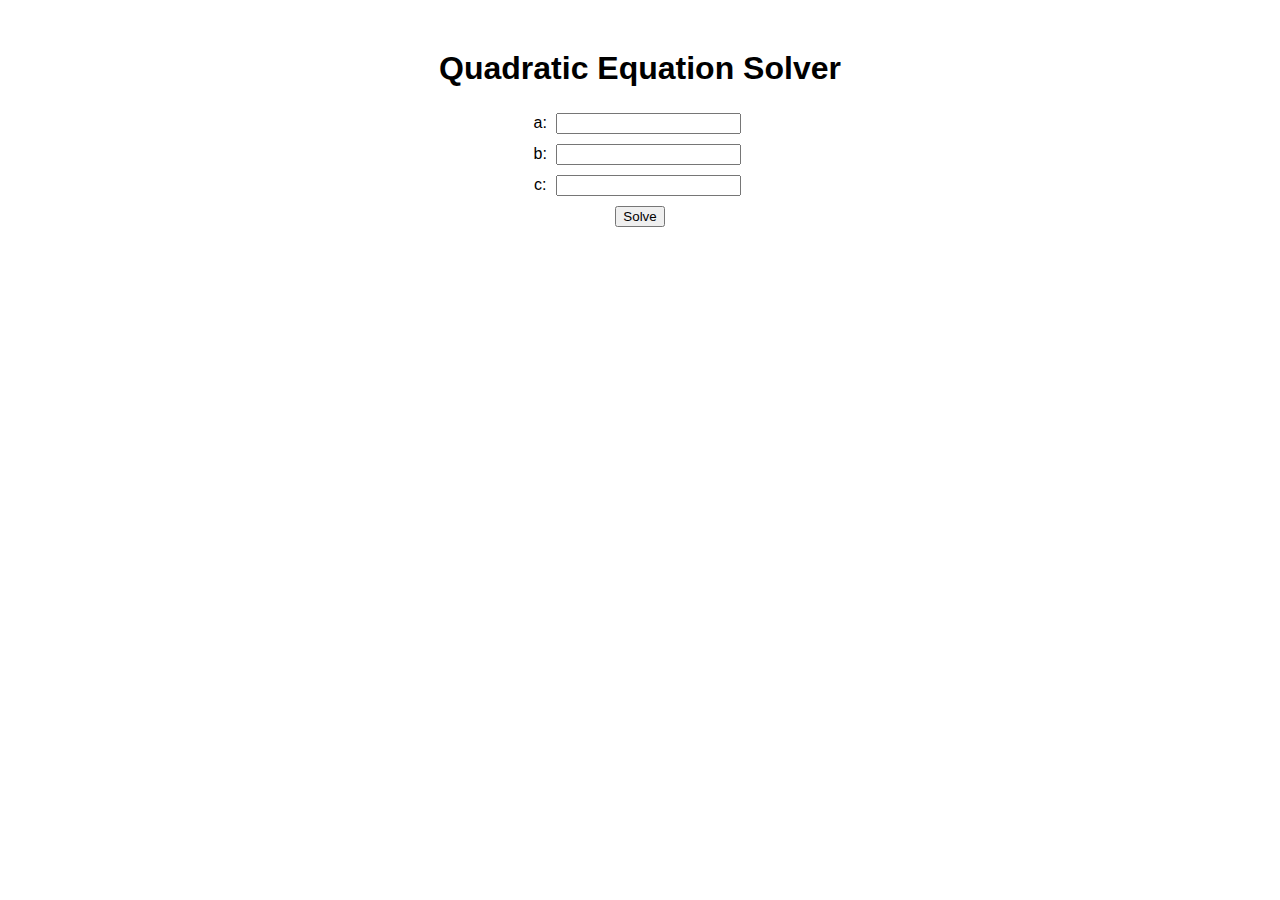
<file: Lab4/Cau2/index.html>
<!DOCTYPE html>
<html lang="en">
<head>
    <meta charset="UTF-8">
    <title>Title</title>
    <link rel="stylesheet" href="css.css">
</head>
<body>
<div id="container">
    <h1>Quadratic Equation Solver</h1>
    <label for="a">a: </label>
    <input type="number" id="a" step="any" required><br>
    <label for="b">b: </label>
    <input type="number" id="b" step="any" required><br>
    <label for="c">c: </label>
    <input type="number" id="c" step="any" required><br>
    <button id="solveButton">Solve</button>
    <div id="result"></div>
</div>
<script src="js.js"></script>
</body>
</html>
</file>
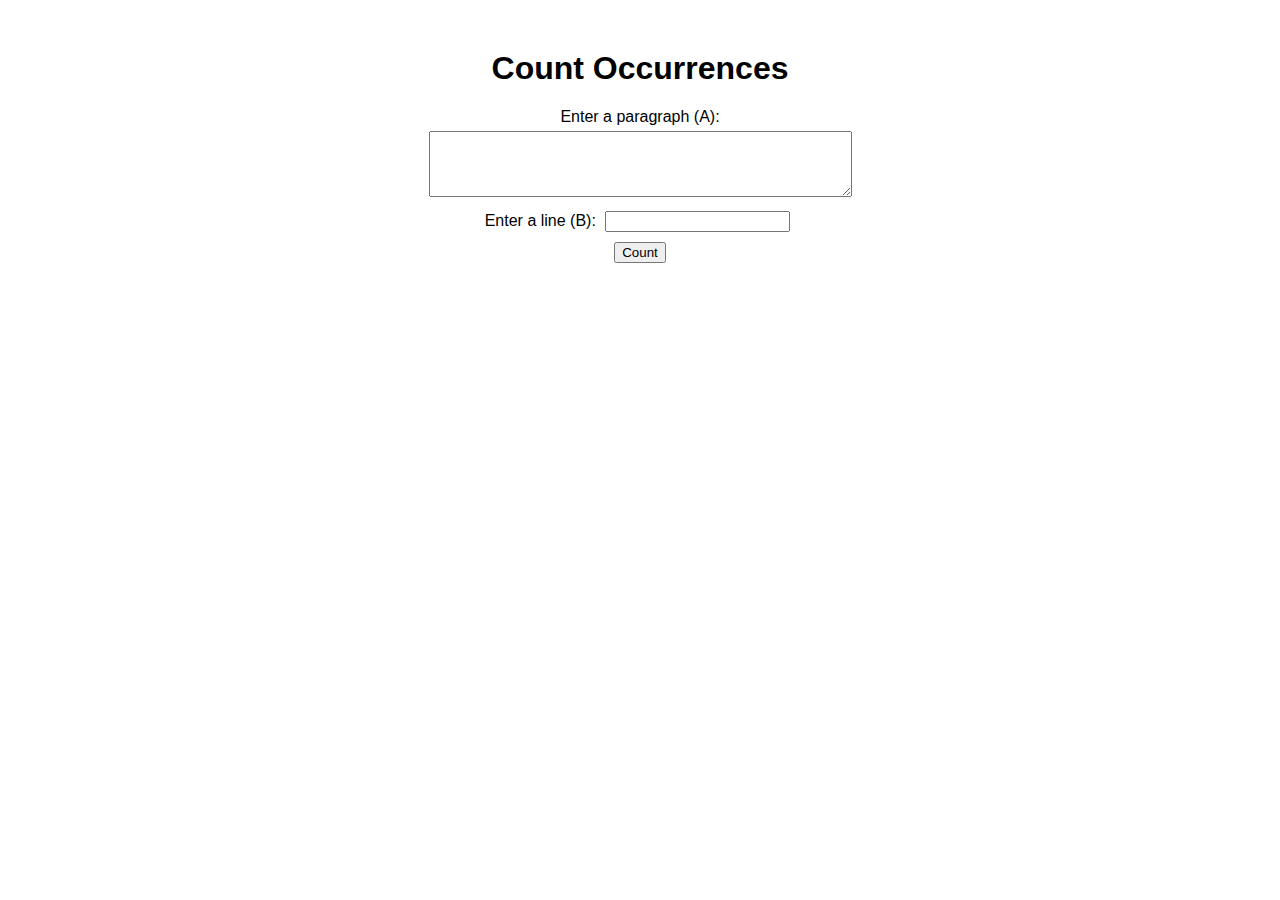
<file: Lab4/Cau4/index.html>
<!DOCTYPE html>
<html lang="en">
<head>
    <meta charset="UTF-8">
    <title>Title</title>
    <link rel="stylesheet" href="css.css">

</head>
<body>
<div id="container">
    <h1>Count Occurrences</h1>
    <label for="textA">Enter a paragraph (A):</label><br>
    <textarea id="textA" rows="4" cols="50"></textarea><br>
    <label for="textB">Enter a line (B):</label>
    <input type="text" id="textB"><br>
    <button id="countButton">Count</button><br>
    <p id="result"></p>
</div>
</body>
<script src="js.js"></script>
</html>
</file>
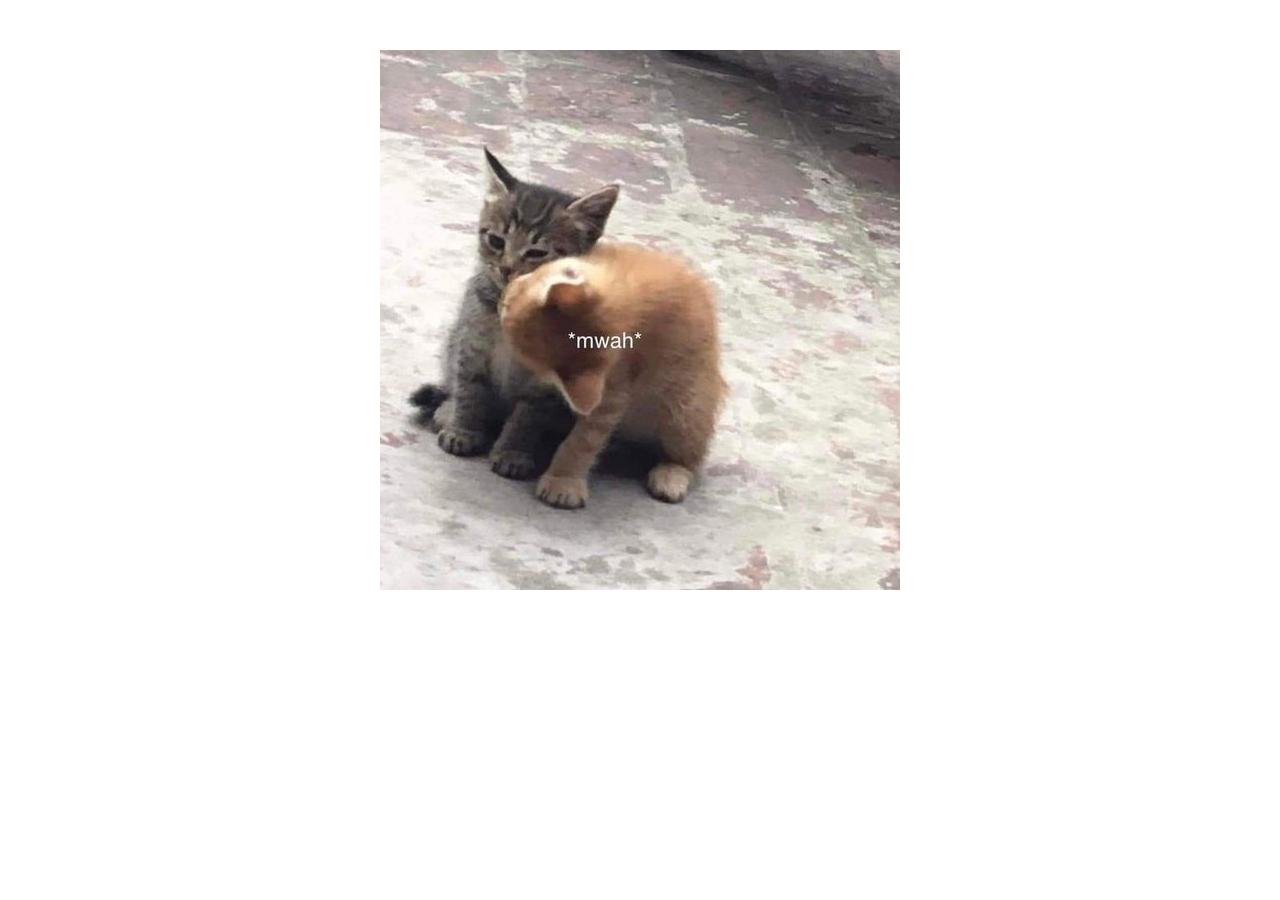
<file: Lab4/Cau5/index.html>
<!DOCTYPE html>
<html lang="en">
<head>
    <meta charset="UTF-8">
    <title>Title</title>
  <link rel="stylesheet" href="css.css">
</head>
<body>
<div id="container">
  <img id="image" src="385095534_352855740637698_27801959303917958_n.jpg" alt="Image">
</div>
</body>
<script src="https://code.jquery.com/jquery-3.6.0.min.js"></script>
<script src="js.js"></script>
</html>
</file>
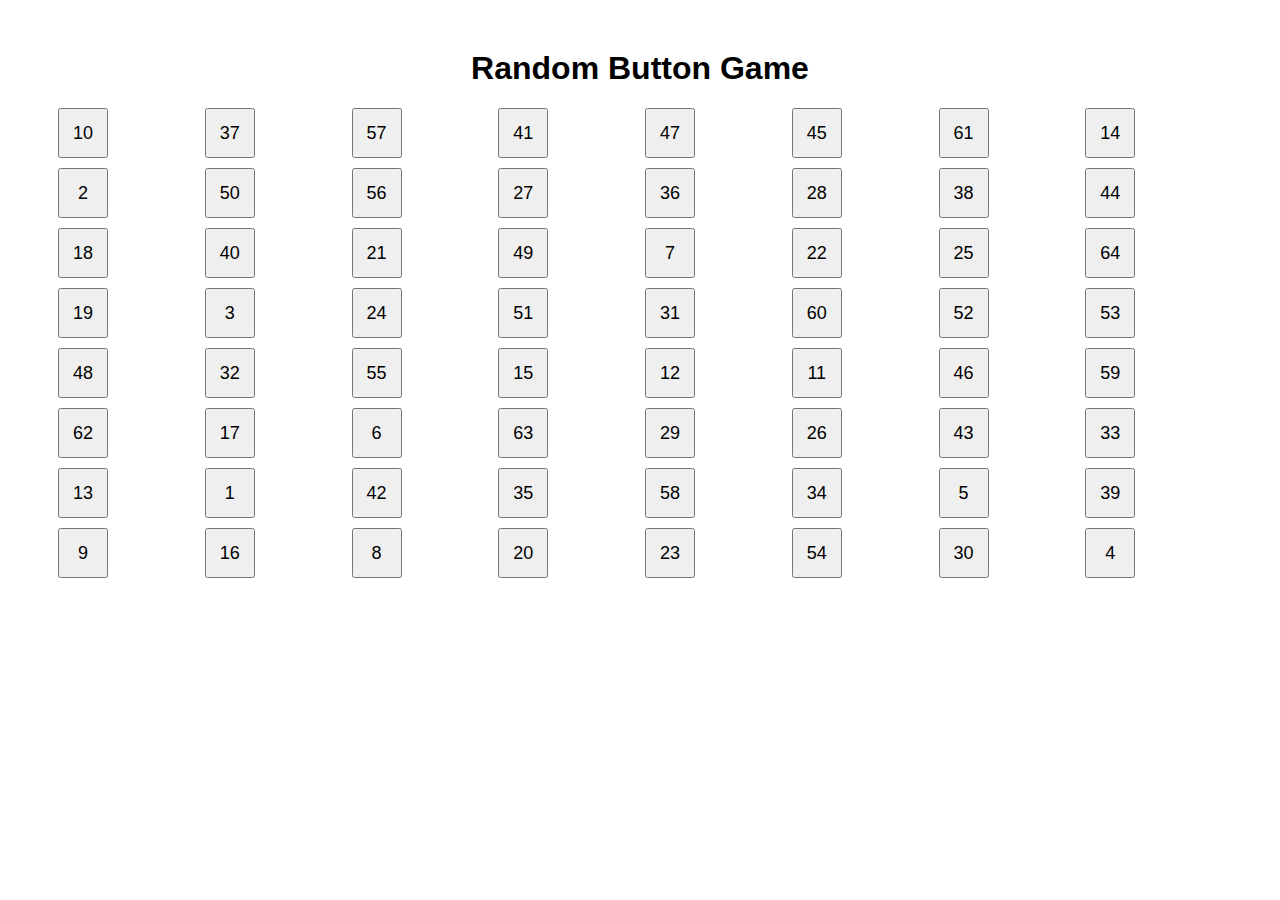
<file: Lab4/Cau7/index.html>
<!DOCTYPE html>
<html lang="en">
<head>
    <meta charset="UTF-8">
    <title>Title</title>
    <link rel="stylesheet" href="css.css">
</head>
<body>
<div id="container">
    <h1>Random Button Game</h1>
    <div id="button-container"></div>
    <p id="result"></p>
</div>
</body>
<script src="js.js"></script>
</html>
</file>
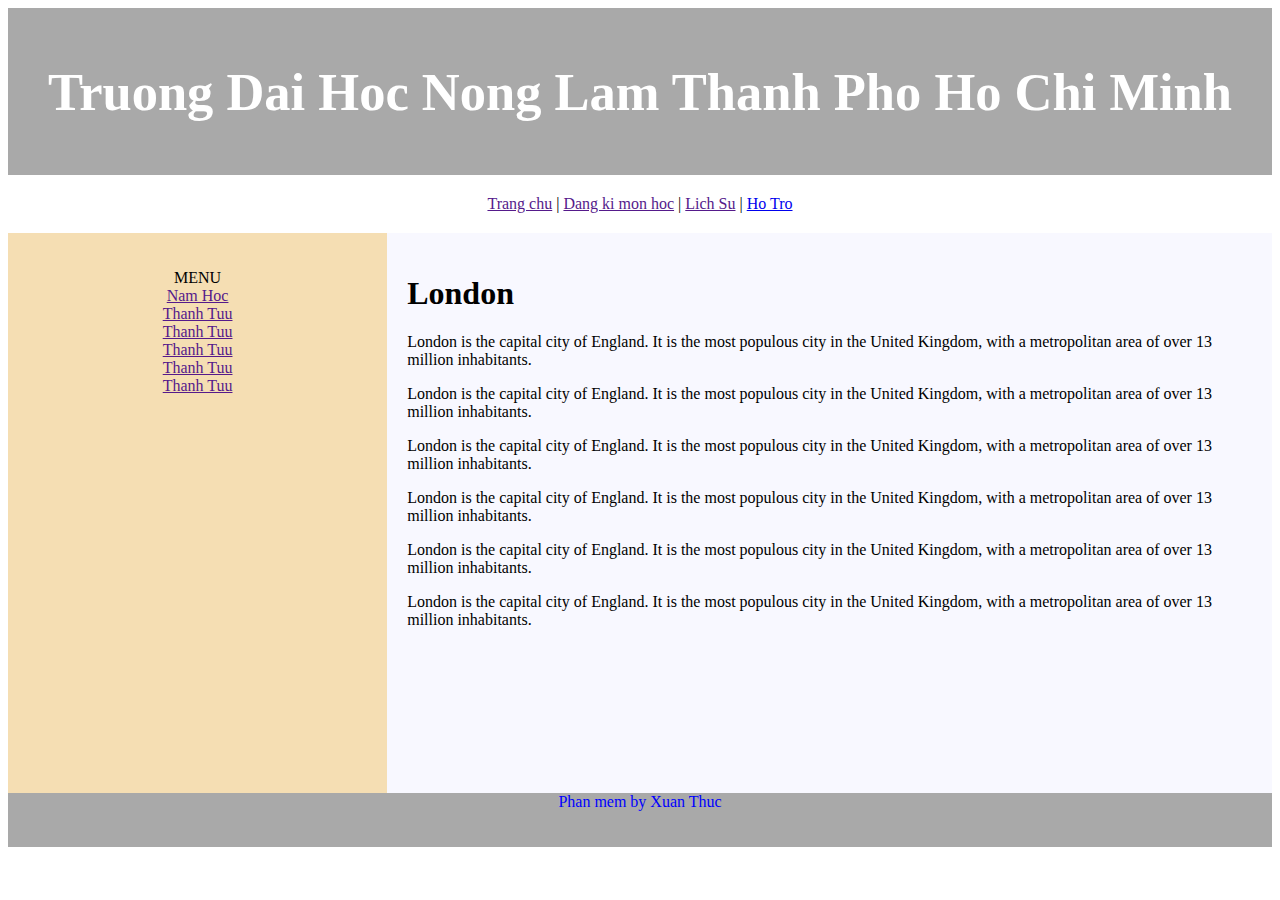
<file: Lab1/HTML/src/index.html>
<!DOCTYPE html>
<html lang="en">
<head>
    <meta charset="UTF-8">
    <link rel="stylesheet" href="css.css">
    <title>sdsdfdsfd</title>
</head>
<body>

<header>
    <h2>Truong Dai Hoc Nong Lam Thanh Pho Ho Chi Minh</h2>
</header>

<section>
    <nav>
        <a href="">Trang chu</a> |
        <a href="">Dang ki mon hoc</a> |
        <a href="">Lich Su</a> |
        <a href="/">Ho Tro</a>
    </nav>

</section>
<div>
    <nav class="khoahoc">
        <ul>
            <li>MENU</li>
            <li><a href="">Nam Hoc</a></li>
            <li><a href="">Thanh Tuu</a></li>
            <li><a href="">Thanh Tuu</a></li>
            <li><a href="">Thanh Tuu</a></li>
            <li><a href="">Thanh Tuu</a></li>
            <li><a href="">Thanh Tuu</a></li>


        </ul>
    </nav   >
    <article>
        <h1>London</h1>
        <p>London is the capital city of England. It is the most populous city in the  United Kingdom, with a metropolitan area of over 13 million inhabitants.</p>
        <p>London is the capital city of England. It is the most populous city in the  United Kingdom, with a metropolitan area of over 13 million inhabitants.</p>
        <p>London is the capital city of England. It is the most populous city in the  United Kingdom, with a metropolitan area of over 13 million inhabitants.</p>
        <p>London is the capital city of England. It is the most populous city in the  United Kingdom, with a metropolitan area of over 13 million inhabitants.</p>
        <p>London is the capital city of England. It is the most populous city in the  United Kingdom, with a metropolitan area of over 13 million inhabitants.</p>
        <p>London is the capital city of England. It is the most populous city in the  United Kingdom, with a metropolitan area of over 13 million inhabitants.</p>

    </article>
</div>
<footer>
    <p>Phan mem by Xuan Thuc</p>
</footer>

</body>
</html>
</file>
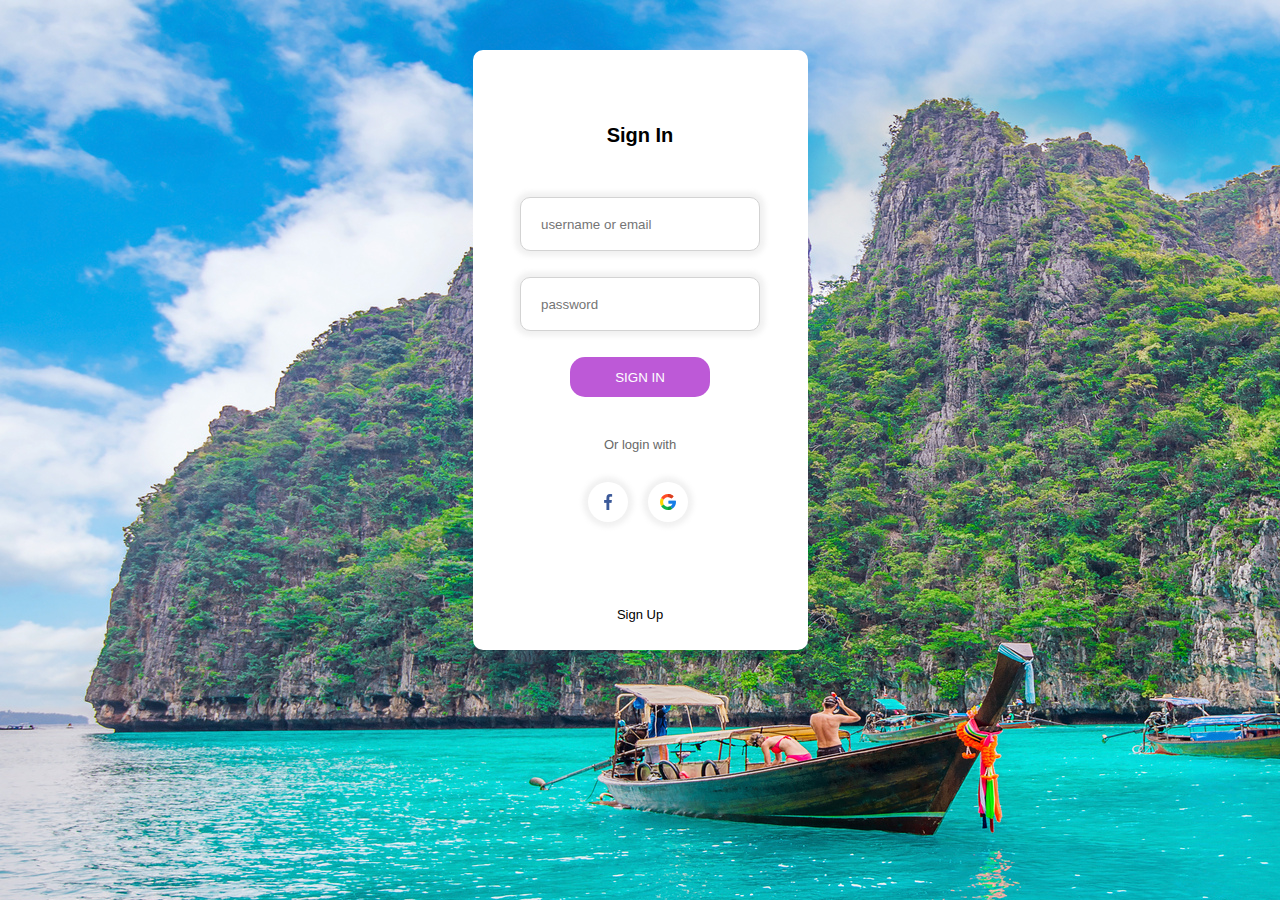
<file: Lab3/CauC/src/login.html>
<!DOCTYPE html>
<html lang="en">
<head>
    <meta charset="UTF-8">
    <title>Title</title>
    <link rel="stylesheet" href="Login-css.css">

</head>
<body>
        <div id="container">

    <div id="content">
        <div class="signin">    <b>Sign In</b></div>
        <div class="user"><input type="text" placeholder="username or email"></input></div>
        <div class="pass"><input type="password" placeholder="password"></div>
        <div id="button"><button onclick="showError()">SIGN IN</button></div>
        <div class="text"><p>Or login with</p></div>
        <div class="icon">
            <div class="fb"><img  src="facebook%20(1).png" alt=""></div>

            <div class="gg"><img src="google.png" alt=""></div>
        </div>
        <div class="signup">
            <p>Sign Up</p>
        </div>

    </div>


        </div>
        <script src="js.js"></script>
</body>
</html>
</file>
<file: Lab2/page a/css/style.css>
body {


    display: block;
    font-family: Tahoma, Arial, sans-serif;
    font-size: 12px;
    margin: 0px;
    padding: 0px;

}



 #section_normal_1{
    margin-top: 20px;
 margin-left: 245px;
     width: 1100px;
     height: 55px;
    background-color: #ffffff;
 }
.one-third.column.alpha  {
    float: left;
}
.two-thirds.column.omega {
    float: right;
    display: flex;
    margin-right: 160px;
}
#section_normal_4_2 {

    height: 455px;
    background-color: #333333;

}
#section_normal_4_2 .sixteen.columns {
    display: flex;
}
#section_normal_4_2 .img_style {
    float: right;
   margin-right: 50px;
}
#section_normal_4_2 div .eight.columns.alpha.pix_container {

    width: 50%;

}

#section_normal_4_2 div .eight.columns.omega {

     padding-top: 50px;
    width: 50%;

}
#section_normal_4_2 .eight.columns.omega span:first-child  {
    color: #2dc0e8;
    font-size: 20px;


}
#section_normal_4_2 .eight.columns.omega  .big_title{
    width: 50%;
    font-size: 40px;
    margin-top: 10px;
    color: white;
    margin-bottom: 20px;
}
#section_normal_4_2 .eight.columns.omega .normal_text{
    font-size: 13px;
    margin-top: 0px;
    color: dimgrey;
    margin-bottom: 30px;
 }
#section_normal_4_2 .eight.columns.omega a {
    background-color: #2dc0e8;
    width: 120px;
    height: 40px;
    padding: 10px 15px;
    text-decoration: none;
}
#section_normal_4_2 .eight.columns.omega a span {
    color: white;
    font-size: 13px;
     font-family: Arial;


}
#section_normal_4_2 .eight.columns.omega .pixicon-eye {
    width: 20px;
}


.eight.columns.omega .normal_text.light_gray.editContent {
    width: 50%;
}

#section_normal_6 {
    height: 260px;
    background-color: #eeeeee;


}
#section_normal_6 .container {
    text-align: center;

}
#section_normal_6 .container h3 {
    font-size:22px;
    margin: 0px;
    padding-top: 25px;
    color:   darkgray;
}
#section_normal_6 .container h5 {
  margin: 10px;
    font-size: 12px;
    color: lightgray ;
    margin-bottom: 30px;
}
#section_normal_6 .container  .alpha {
    float: left;
    background-color: white;
    display: flex;
    margin-left:160px;
    border: 1px solid lightgray;

}
#section_normal_6 .container  .omega
{
    float: right;
    background-color: white;
    margin-right: 160px;
    display: flex;


    border: 1px solid lightgray;


}
#section_normal_6   .b_style
{
    float: left;
    background-color: #eeeeee;
    height: 100%;


}

#section_normal_6   .b_style img {
    width: 60%;
    margin-top: 15px;

}

#section_agency_5 {
    height: 385px;
    background-color: #ffffff;
    text-align: center;
}
#section_agency_5 .f1_style {
    margin-top: 40px;
    color: green;
    font-size: 20px;
}
#section_agency_5 .f2_style {
    padding: 20px 0px;
    color: darkgray;

}
#section_agency_5 .second_link {
    padding: 20px 0px;
    border-style: solid ;
    border-color: green;
    margin  :   0px 620px;
    width: 140px;

}
#section_agency_5 .second_link a {
    text-decoration: none;
    color: green;
}
#section_agency_5 .rights_st {
    margin-top: 35px;
    margin-bottom: 3px;
    color: darkgray;
}
#section_agency_5 .pixfort_st {
    color: green;
    font-size: 15px;
}
#section_agency_5 .center_btn {
    margin-top:30px ;
}
</file>
<file: Lab2/page b/stylesheets/css.css>
body {
    padding: 0px;
    margin: 0px;
    font-family: Arial,sans-serif,Tahoma;
    font-size: 12px;
}
#page {
    width: 1380px;
    padding: 0px;
     margin: 0px;
     font-family: Arial,sans-serif,Tahoma;

 }

#page #section_text_2 .container {
    width: 1380px;
    height: 81px;
    background: #eeeeee;
}
#page #section_text_2 .container .eight.columns.alpha.mobile_center {
    float: left;
    margin-left: 205px;
    padding: 18px 26px 0px 0px;
}
#page #section_text_2 .container .eight.columns.omega.right_text.mobile_center {
    float: right;
    background-color: #f67825;
    border-radius: 2px;
    width: 106px;
    height: 33px;
    margin-right: 201px;
    margin-top: 14px;
    text-align:center;

}

#page #section_text_2 .container .eight.columns.omega.right_text.mobile_center a {
    text-decoration: none;
    display: block;
    font-weight: 600;

}
#page #section_text_2 .container .eight.columns.omega.right_text.mobile_center .pix_button {
    line-height: 30px;
    color: white;

}
#page #section_header_1 {
    background: white;
    height: 58px;
    display: block;


}
#page #section_header_1 .containerss {
}
#section_header_1  #navbar-collapse-02 {
    display: block;
    margin-left:210px;

}
#page #section_header_1 .container .nav.navbar-nav.navbar-left  {
    list-style: none;
    display: flex;
    font-size: 15px;

    padding: 0px;
    height: 68px;
    line-height: 35px;

}
#section_header_1 .container .propClone {
    display: block;
    margin-right: 20px;

}

#page #section_header_1 .container .nav.navbar-nav.navbar-left a {
    text-decoration: none;
    color: dimgrey;

}
#section_slider {
    background: #eeeeee;
    height: 460px;
}
#section_slider .container .carousel-inner {
    display: flex;



}
#section_slider .container .carousel-inner .item {
display: block;
    margin-top: 70px;
    margin-left: 250px;
}
#section_slider .container .carousel-inner .item img {
    height: 300px;
    border-radius: 5px;
}
#section_slider .container .carousel-inner .item .carousel-caption.editContent {
    margin-top: -85px;
    color: white;
    margin-left: 25px;
    font-weight: 500;
}
#section_gym_4 .container {
    height: 390px;
    background: white;


}
#section_gym_4 .container .top_padding {
    display: flex;
    margin-left: 290px;

}
#section_gym_4 .part_st {
    margin-top: 50px;
    width: 250px;
    margin-right: 15px;
}

#section_gym_4 .part_st .img_gym_st img {
    border-radius: 100px;
    margin-left: 20px;
}
#section_gym_4 .part_st .text_gym_style {
    text-align: center;
}
#section_gym_4 .top_padding .link_3_btn {
    display: block;
    background: #f67825;
    width: 100px;
    height: 30px;
    margin-left: 75px;
    border-radius: 2px;
}
#section_gym_4 .top_padding .link_3_btn a {
    text-decoration: none;
    color: white;
    line-height: 30px;
    margin-left: 25px;
}
#section_intro_title {
    background: #eeeeee;
    height: 390px;
}
#section_intro_title .container {
    display: flex;
    justify-content: center;

}
#section_intro_title .container .one-third.column {
    border: 2px solid darkgrey ;
    width: 240px;
    height:320px;
    display: block;
    margin-top: 15px;
    text-align: center;
    margin-right: 15px;
    background: white;
}
#section_intro_title .container .one-third.column .flat_pricing.pix_builder_bg {

}
#section_intro_title .container .one-third.column ul {
    list-style: none;
}
#section_intro_title .container .one-third.column .big_title {
    font-size: 30px;
    color: dodgerblue;


}
#section_intro_title .container .one-third.column .light_gray.editContent {
    color: dimgrey;
    margin-top: -20px;
}
#section_intro_title .container .one-third.column .flat_pricing_list.light_gray {
    color: dimgrey;
    margin-left: -35px;
    margin-top: 40px;
}
#section_intro_title .container .one-third.column .flat_pricing_list.light_gray .pix_text {
    padding: 10px 0px;
}
#section_intro_title .container .one-third.column a {
    text-decoration: none;
    display: block;
    background: dodgerblue;
    width: 120px;
    height: 40px;
    margin-left: 60px;
    color: white;
    line-height: 40px;
}
#section_intro_title .container .one-third.column span {
    font-size: 13px;


}
#section_intro_title .container .one-third.column .big_title.orange {

    font-size: 30px;
    color: orange;


}
#section_intro_title .container .one-third.column .active_bg_open.orange_bg {
    background: orange;
}

#section_party_3 .container {
    height: 400px;
    background: #191919;
    margin-right: auto;
    margin-left: auto;

    padding-top: 60px;
}
#section_party_3 .container .sixteen.columns {
    width: 300px;
    height: 300px;
    background: #151515;
    text-align: center;
    margin-right: auto;
    margin-left: auto;
    border: 1px solid   #eeeeee;



}
#section_party_3 .container .sixteen.columns .text_input.pix_builder_bg {
   padding-top: 20px;
}
#section_party_3 .container .sixteen.columns .text_input.pix_builder_bg .headtext_style {
    color: white;
    font-size: 15px;
    display: block;
    height: 40px;

}
#section_party_3 .container .sixteen.columns .text_input.pix_builder_bg .headtext_style .editContent {
    display: block;
    padding-top: 20px;
}
#section_party_3 .container .sixteen.columns .text_input.pix_builder_bg p {
    color: darkgrey;
    padding:  10px 20px;
}
#section_party_3 .container .sixteen.columns .text_input.pix_builder_bg .contact_st {

}
#section_party_3 .container .sixteen.columns .text_input.pix_builder_bg .contact_st #name {
    width: 250px;
    height: 40px;
    border-radius: 5px;

}
#section_party_3 .container .sixteen.columns .text_input.pix_builder_bg .contact_st #email {
    width: 250px;
    height: 40px;
    border-radius: 5px;
    margin-top: 13px;
    margin-bottom: 10px;
}
#section_party_3 .container .sixteen.columns .text_input.pix_builder_bg .contact_st .subscribe_btn {
    background-color: dodgerblue;
    display: block;
    width: 257px;
    height: 40px;
    color: white;
    margin-left: 20px;
    border-radius: 5px;
}
</file>
<file: Lab2/page c/stylesheets/css.css>
* {
    padding: 0;
    margin: 0;
    box-sizing: border-box;
}

:root {
    --default-width: 1200px;
    --dark-bg : #333333;
    --yellow: #ffcc33;
}

body {
    font-family: 'Segoe UI', Tahoma, Geneva, Verdana, sans-serif;
    font-size: 15px;
}

/* Section header */
#section_header_2_dark {
    display: flex;
    justify-content: center;
    background-color: #333333;
    padding: 20px 0;
}

#section_header_2_dark nav {
    width: var(--default-width);

}

/* Nav */
#section_header_2_dark nav .containerss {
    display: flex;
    justify-content: space-between;
    align-items: center;
}

/* Nav-right */
#section_header_2_dark nav #navbar-collapse-02 ul{
    display: flex;
    list-style: none;
    gap: 20px;
}

#navbar-collapse-02 ul a:link {
    text-decoration: none;
    font-weight: 600;
    font-size: 18px;
    color: #cccccc;
}

#navbar-collapse-02 ul a:link:hover {
    color: var(--yellow);
}

#navbar-collapse-02 ul li .text_span{
    font-weight: 600;
    color: var(--yellow);
    font-size: 18px;
}

/* Section video */
#section_pix_4 .has-video {
    position: relative;
}

#section_pix_4 .has-video .section_video {
    width: 100%;
    max-width: 1900px;
    position: relative;
    overflow: hidden;
}

#section_pix_4 .section_video::before {
    content: "";
    top: -3px;
    left: 0;
    width: 100%;
    height: 100%;
    background-color: rgba(0, 0, 0, 0.567);
    position: absolute;
}

#section_pix_4 video {
    object-fit: fill;
    width: 100%;
    height: 700px;
}

#section_pix_4 .section_wrapper {
    position: absolute;
    top: 50%;
    left: 50%;
    transform: translate(-50%, -50%);
    text-align: center;
    color: white;
}

#section_pix_4 .section_wrapper .context_style {
    display: grid;
    grid-template-columns: 600px;
    gap: 20px;
}

#section_pix_4 .section_wrapper .title_style{
    font-size: 40px;
    font-weight: bold;
}

#section_pix_4 .section_wrapper .subtitle_style{
    font-size: 18px;
}

#section_pix_4 #contact_form {
    display: inline-block;
    padding: 15px 10px;
    background-color: rgba(0, 0, 0, 0.704);
    border-radius: 5px;
}

#section_pix_4 #contact_form #email {
    border: 0;
    padding: 7px 10px;
    border-radius: 5px;
    width: 230px;
    margin-right: 10px;
}

#section_pix_4 #contact_form #email:focus {
    border: none;
}

#section_pix_4 #contact_form #subscribe_btn_1 {
    padding: 7px 10px;
    font-weight: bold;
    color: white;
    background-color: var(--yellow);
    border: 0;
    cursor: pointer;
    transition: all 0.2s;
    border-radius: 5px;
}

#section_pix_4 #contact_form #subscribe_btn_1:hover {
    color: black;
    background-color: #ffb700
}

/* Section University */
#section_university_5 {
    display: flex;
    justify-content: center;
    padding-top: 30px;
    padding-bottom: 80px;
}

#section_university_5 .container .sixteen.columns {
    display: flex;
    width: 900px;
    align-items: center;
    gap: 20px;
    color: gray;
}

#section_university_5 .container .psingle_item {
    display: flex;
    align-items: center;
    gap: 20px;
}

#section_university_5 .container .psingle_item .title_st {
    font-size: 25px;
    margin-bottom: 20px;
    color: black;
}

#section_university_5 .container .alpha .zone_left{
    display: flex;
    flex-direction: column;
    gap: 30px;
}

#section_university_5 .container .omega {
    padding: 20px;
    background-color: #ebeaea;
    border-radius: 3px;
}

#section_university_5 .container .omega .title-style {
    font-size: 25px;
    color: black;
}

#section_university_5 .container #contact_form {
    display: grid;
    grid-template-columns: 1fr;
    gap: 20px;
}

#section_university_5 .container #contact_form input {
    padding: 15px 10px;
    border: 1px solid gray;
    border-radius: 2px;
}

#section_university_5 .container #contact_form select {
    padding: 15px 10px;
    border: 1px solid gray;
    border-radius: 2px;
}

#submit_btn_6 {
    background-color: #7cc576;
    border: none;
    padding: 15px 0;
    color: white;
    font-size: 18px;
    border-radius: 4px;
    cursor: pointer;
}

/* Footer section */
#section_ecourse_7 {
    background-color: #f6f6f6;
    display: flex;
    justify-content: center;
    padding: 20px 0;
}

#section_ecourse_7 .sixteen.columns {
    display: flex;
    justify-content: space-between;
    width: var(--default-width);
    align-items: center;
}

#section_ecourse_7 .sixteen.columns .socbuttons{
    display: flex;
    flex-direction: row-reverse;
    gap: 20px;
    align-items: center;
}

#section_ecourse_7 .sixteen.columns .bottom-icons{
    list-style: none;
    display: flex;
    gap: 20px;
    padding: 5px 15px;
    background-color: #e9e9e9;
    border-radius: 5px;
}

#section_ecourse_7 .sixteen.columns .bottom-icons a:link{
    font-size: 20px;
    color: #bbbbbb;
}

#section_ecourse_7 .sixteen.columns .bottom-icons a:link:hover{
    color: var(--yellow);
}

#section_ecourse_7 .pixfort_st {
    color: #75569f;
    font-weight: bold;
}
</file>
<file: Lab3/CauA/css.css>
* {
    margin: 0;
    padding: 0;
    box-sizing: border-box;
}

:root {
    --width: 1200px
}

body {
    font-family: 'Segoe UI', Tahoma, Geneva, Verdana, sans-serif;
    font-size: 12px;
}

header {
    justify-content: center;
    display: flex;
}

section {
    display: flex;
    background-color: #eeeeee;
    width: var(--width);
}

ul {
    list-style: none;
    width: 100%;
}

ul.menu {
    display: flex;
    font-weight: bold;
    border-left: 4px solid #8b0000;
    border-bottom: 2px solid #8b0000;
}

li.menu-item {
    padding: 20px;
    position: relative;
    cursor: pointer;
}

li.menu-item:hover {
    background-color: #8b0000;
    color: white;
}

li.menu-item:hover ul.tab{
    display: block;
}

li.menu-item ul.tab {
    position: absolute;
    top: 100%;
    left: 0;
    color: black;
    font-weight: normal;
    font-size: 12px;
    width: max-content;
    min-width: 100%;
    padding-top: 1.9px;
    display: none;
}

li.menu-item ul.tab li.tab-item {
    background-color: #eeeeee;
    padding: 10px 20px;
    border-bottom: 1px solid darkgray;
}

li.menu-item ul.tab li.tab-item:hover {
    background-color: #8b0000;
    color: white;
}
</file>
<file: Lab4/Cau2/css.css>
body {
    font-family: Arial, sans-serif;
}

#container {
    text-align: center;
    margin: 50px;
}

input, button {
    margin: 5px;
}

#result {
    margin-top: 20px;
}
</file>
<file: Lab4/Cau4/css.css>
body {
    font-family: Arial, sans-serif;
}

#container {
    text-align: center;
    margin: 50px;
}

textarea, input, button {
    margin: 5px;
}
</file>
<file: Lab4/Cau5/css.css>
body {
    font-family: Arial, sans-serif;
}

#container {
    text-align: center;
    margin: 50px;
}

#image {
    max-width: 100%;
    max-height: 100%;
    transition: transform 1s ease-in-out;
}
</file>
<file: Lab4/Cau7/css.css>
body {
    font-family: Arial, sans-serif;
}

#container {
    text-align: center;
    margin: 50px;
}

#button-container {
    display: grid;
    grid-template-columns: repeat(8, 1fr);
    grid-gap: 10px;
}

.game-button {
    width: 50px;
    height: 50px;
    font-size: 18px;
}
</file>
<file: Lab1/HTML/src/css.css>
* {
    box-sizing: border-box;
}
body {
    font-family: "Times New Roman";
}
header {
    background-color: darkgray;
    padding: 10px;
    text-align:  center;
    font-size: 35px;
    color: white;
}
nav {
    text-align: center;
    display: block;

    padding: 20px;

}
nav ul {
    list-style-type: none;
    padding: 0;
}
.khoahoc {
    float: left;
    padding: 20px;
    width: 30%;
    height:560px;
    background-color: wheat;

}
article {
    float: left;
    padding: 20px;
    width: 70% ;
    height: 560px;
    background-color: ghostwhite;
}



footer {
    background-color: darkgray;
    text-align: center;
    padding: 20px;
    color :blue;
}
</file>
<file: Lab3/CauC/src/Login-css.css>
body {
    padding: 0px;
    margin: 0px;
    font-size: 13px;
    font-family: Tahoma, Arial, sans-serif;
    background-image: url("lab3.png");
}
#container {



}
 #content {
    width: 335px;
    height: 600px;
    background: white;
    margin-right: auto;
    margin-left: auto;
    margin-top: 50px;
     border-radius: 10px;
}
#content .signin {
    padding: 74px 130px 50px;
    text-align: center;
    font-size: 20px;

}
#content .user {
    width: 240px;
    height: 50px;
margin-bottom: 30px;
    margin-left: auto;
    margin-right: auto;
}
#content .pass {
    width: 240px;
    height: 50px;
    margin-left: auto;
    margin-right: auto;

}
#content .user input {
    width: 90%;
    height: 100%;
    border-radius: 10px;
    border: 1px solid lightgray;
    padding-left: 20px;
    box-shadow: 0px   0px  5px 5px rgba(211, 211, 211, 0.32);
}

#content .pass input {
    width: 90%;
    height: 100%;
    border-radius: 10px;
    border: 1px solid lightgray;
    padding-left: 20px;
    box-shadow: 0px   0px  5px 5px rgba(211, 211, 211, 0.32);
}
#content #button {
    display: block;
   width: 140px;
    height: 40px;
    margin-left: auto;
    margin-right: auto;
    margin-top: 30px;
}
#content #button button {
    display: block;
    height: 100%;
    width: 100%;
    border-radius: 15px;
    background: #bd59d7;
    border: none;
    color: white;

}
#content .text{
    margin-top: 40px;
    margin-bottom: 30px;
 }
#content .text p {
    text-align: center;
    color: dimgrey;
}
#content .icon {
    text-align: center;
    display: flex;
}
#content .icon .fb {
 width: 40px    ;
    height: 40px;
    background: white;
    text-align: center;
    margin-right: 20px;
    border-radius: 50%;
    margin-left: 115px;
    box-shadow: 0px   0px  5px 5px rgba(211, 211, 211, 0.32);
}
#content .icon .gg {
    width: 40px    ;
    height: 40px;
    background:white;
    text-align: center;
    border-radius: 50%;
    box-shadow: 0px   0px  5px 5px rgba(211, 211, 211, 0.32);
}
#content .icon .fb img {


     margin-top: 12px;



}

#content .icon .gg img {
    margin-top: 12px;


}
#content .signup p {
    text-align: center;
    margin-top: 85px;
}
</file>
